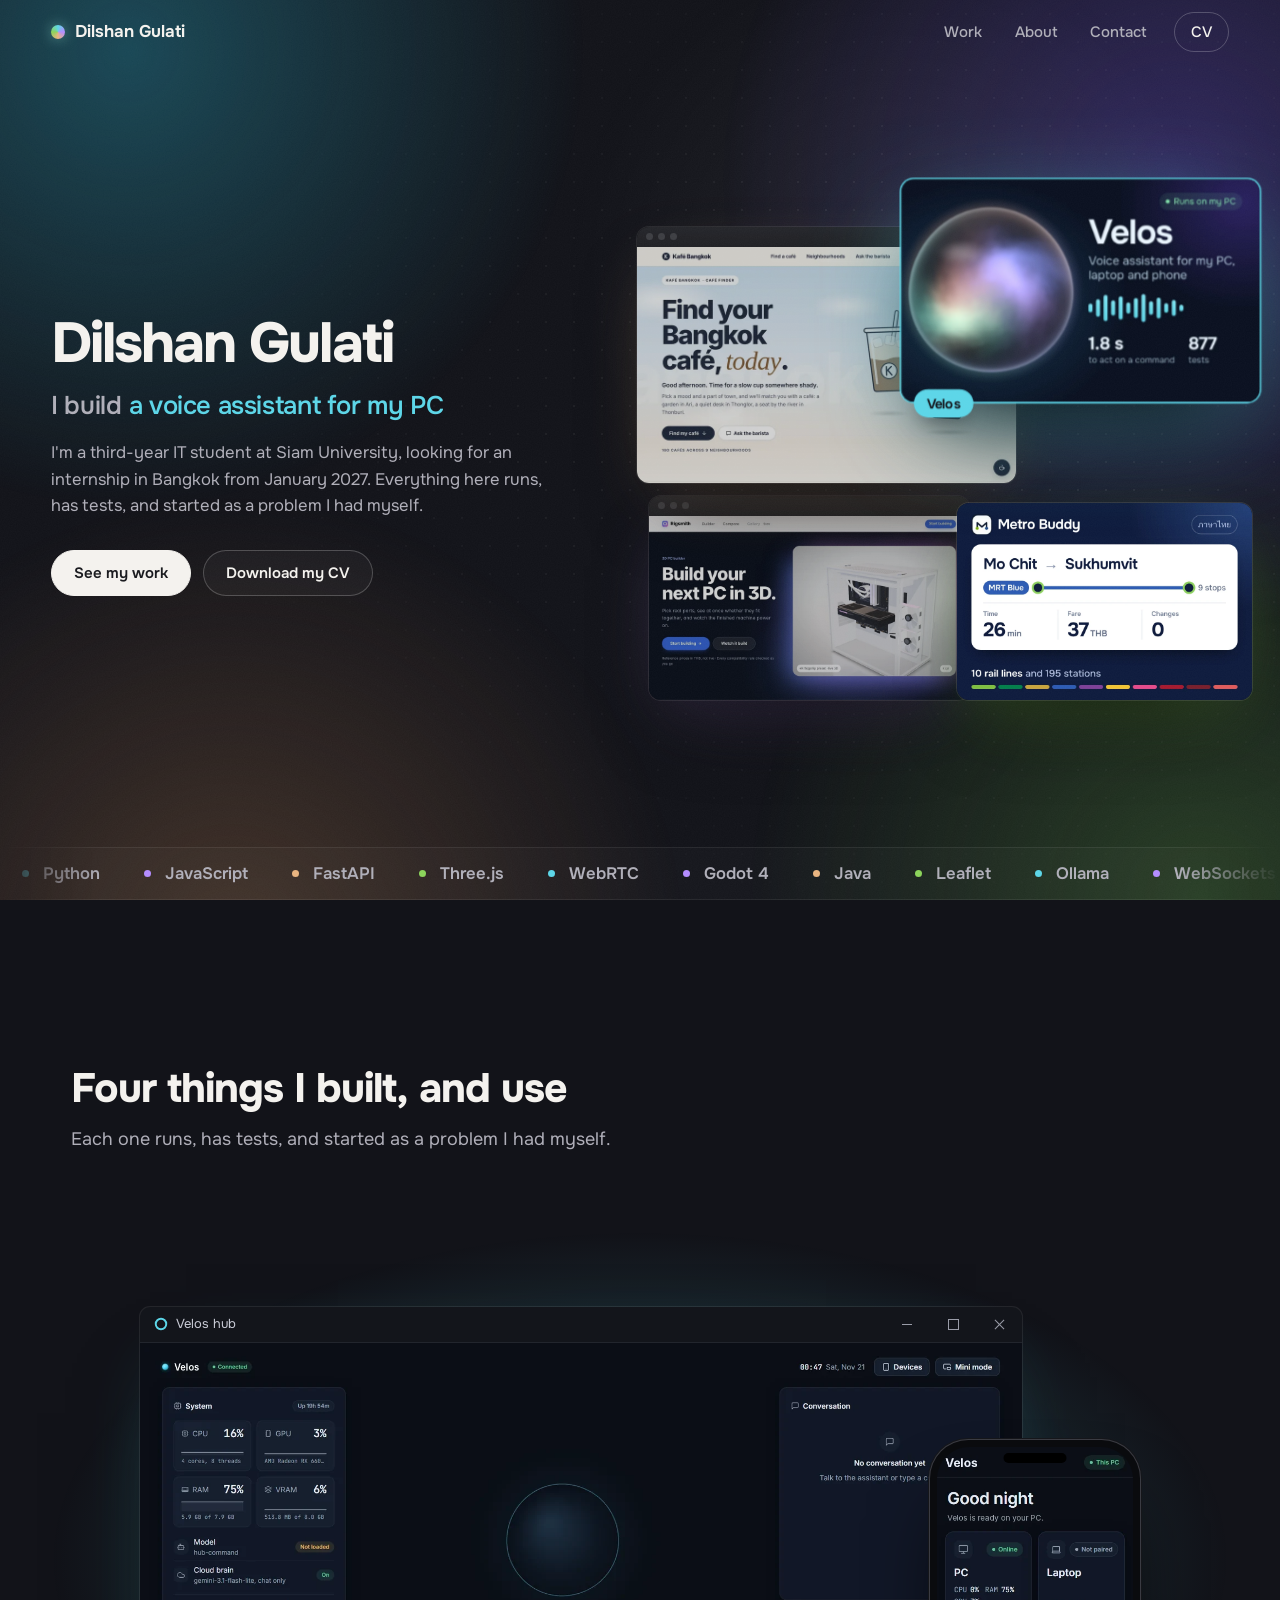
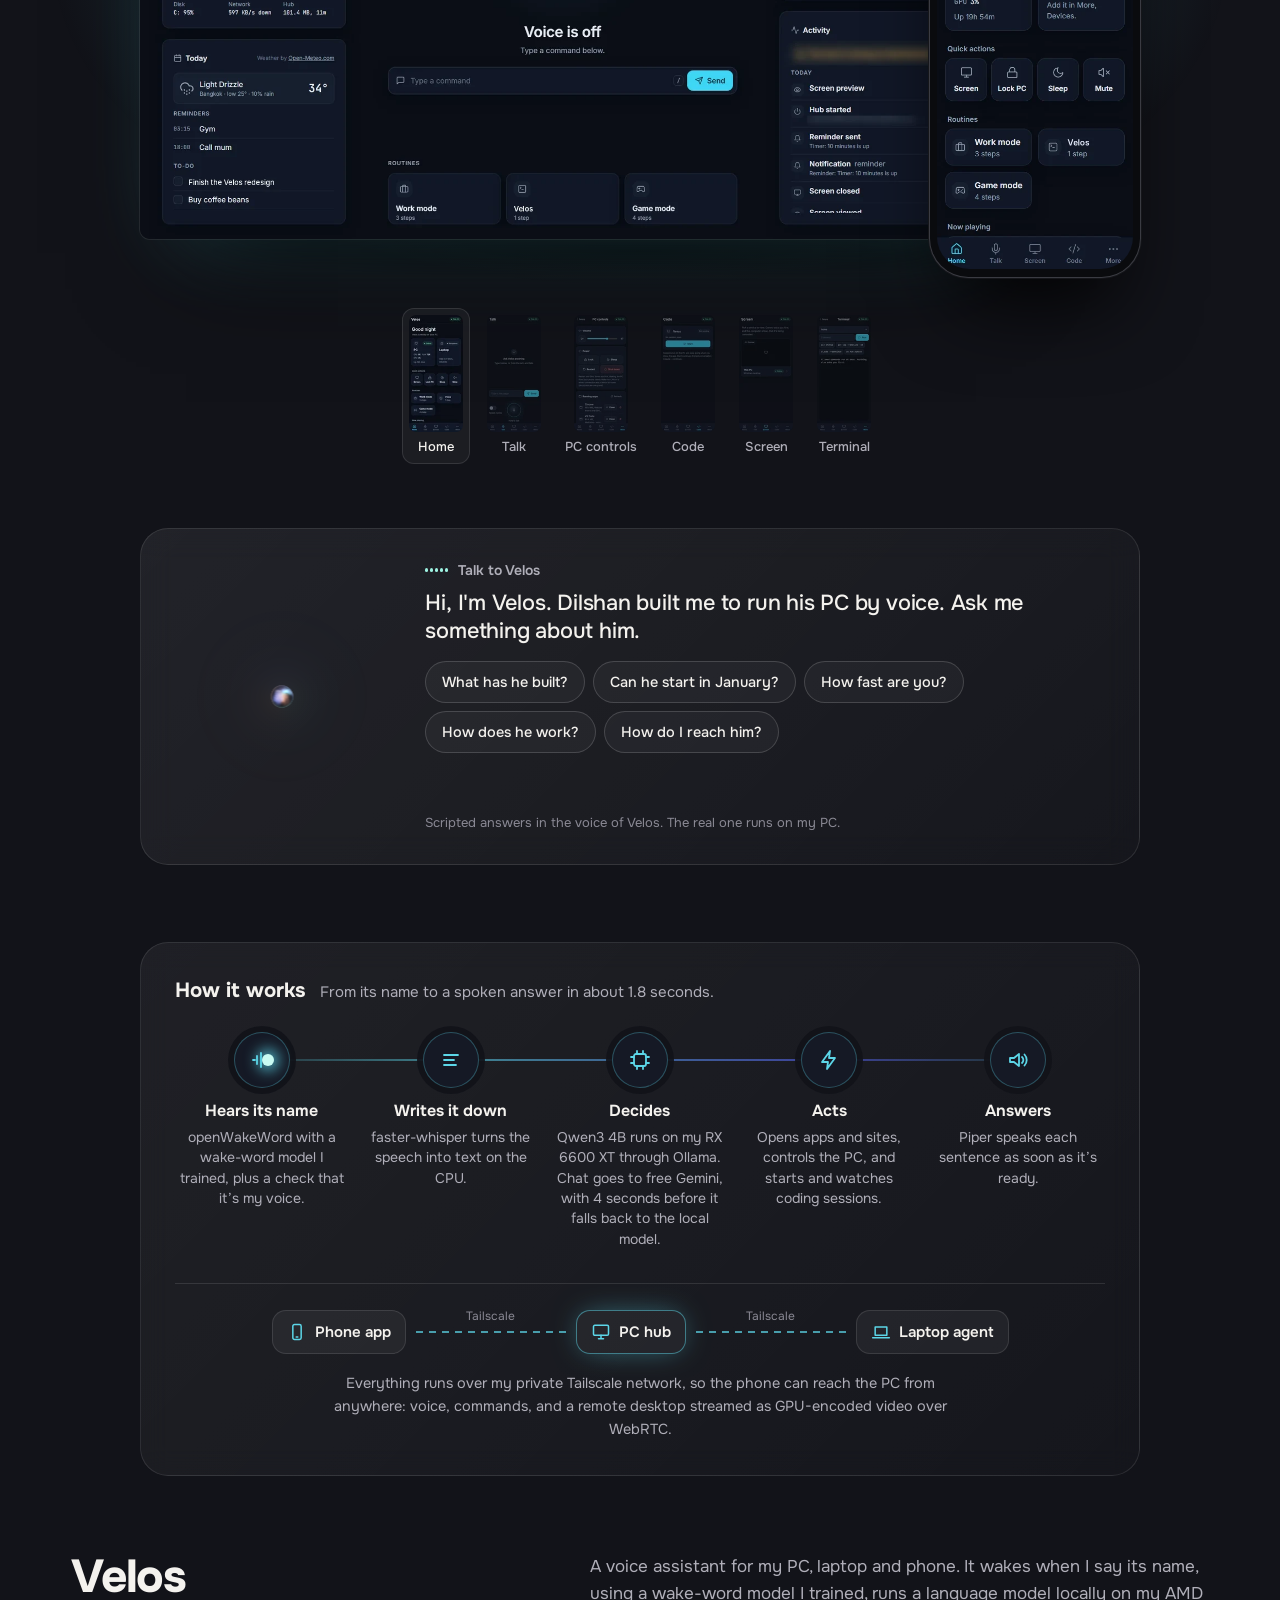
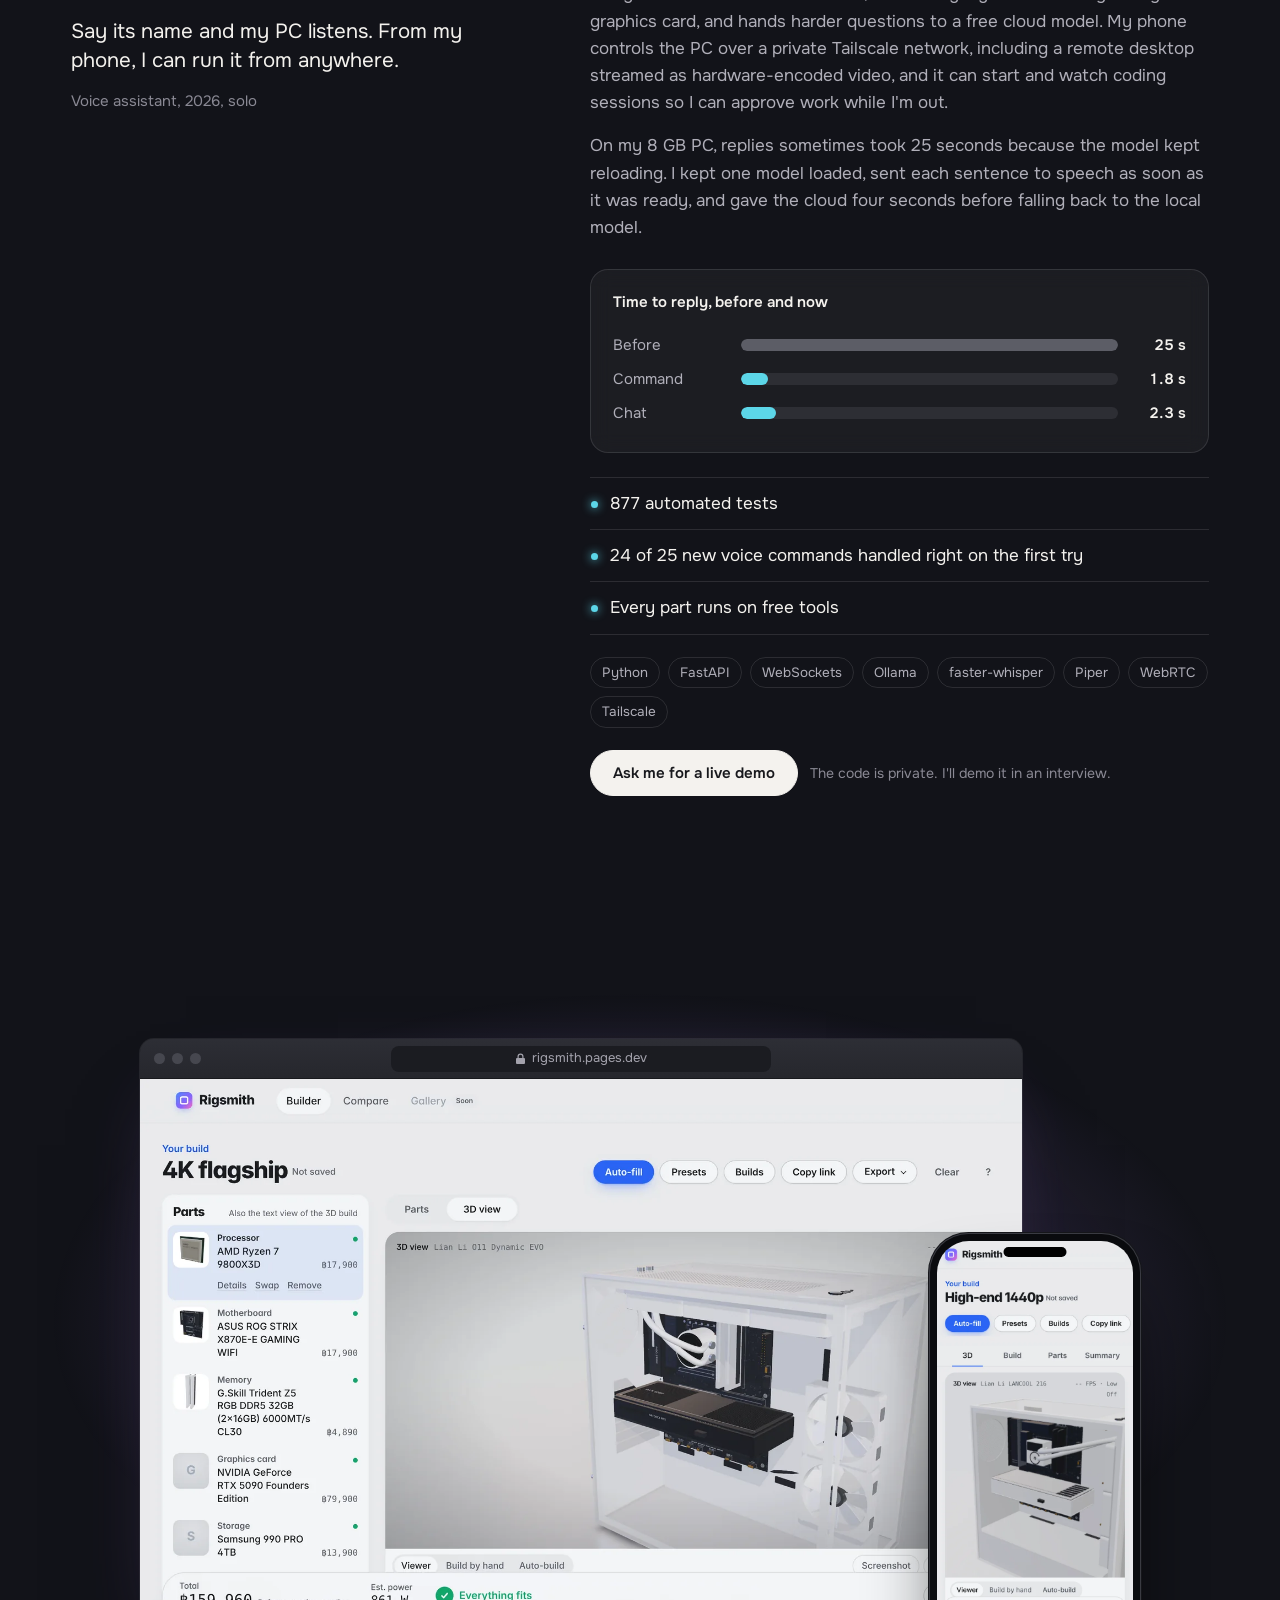
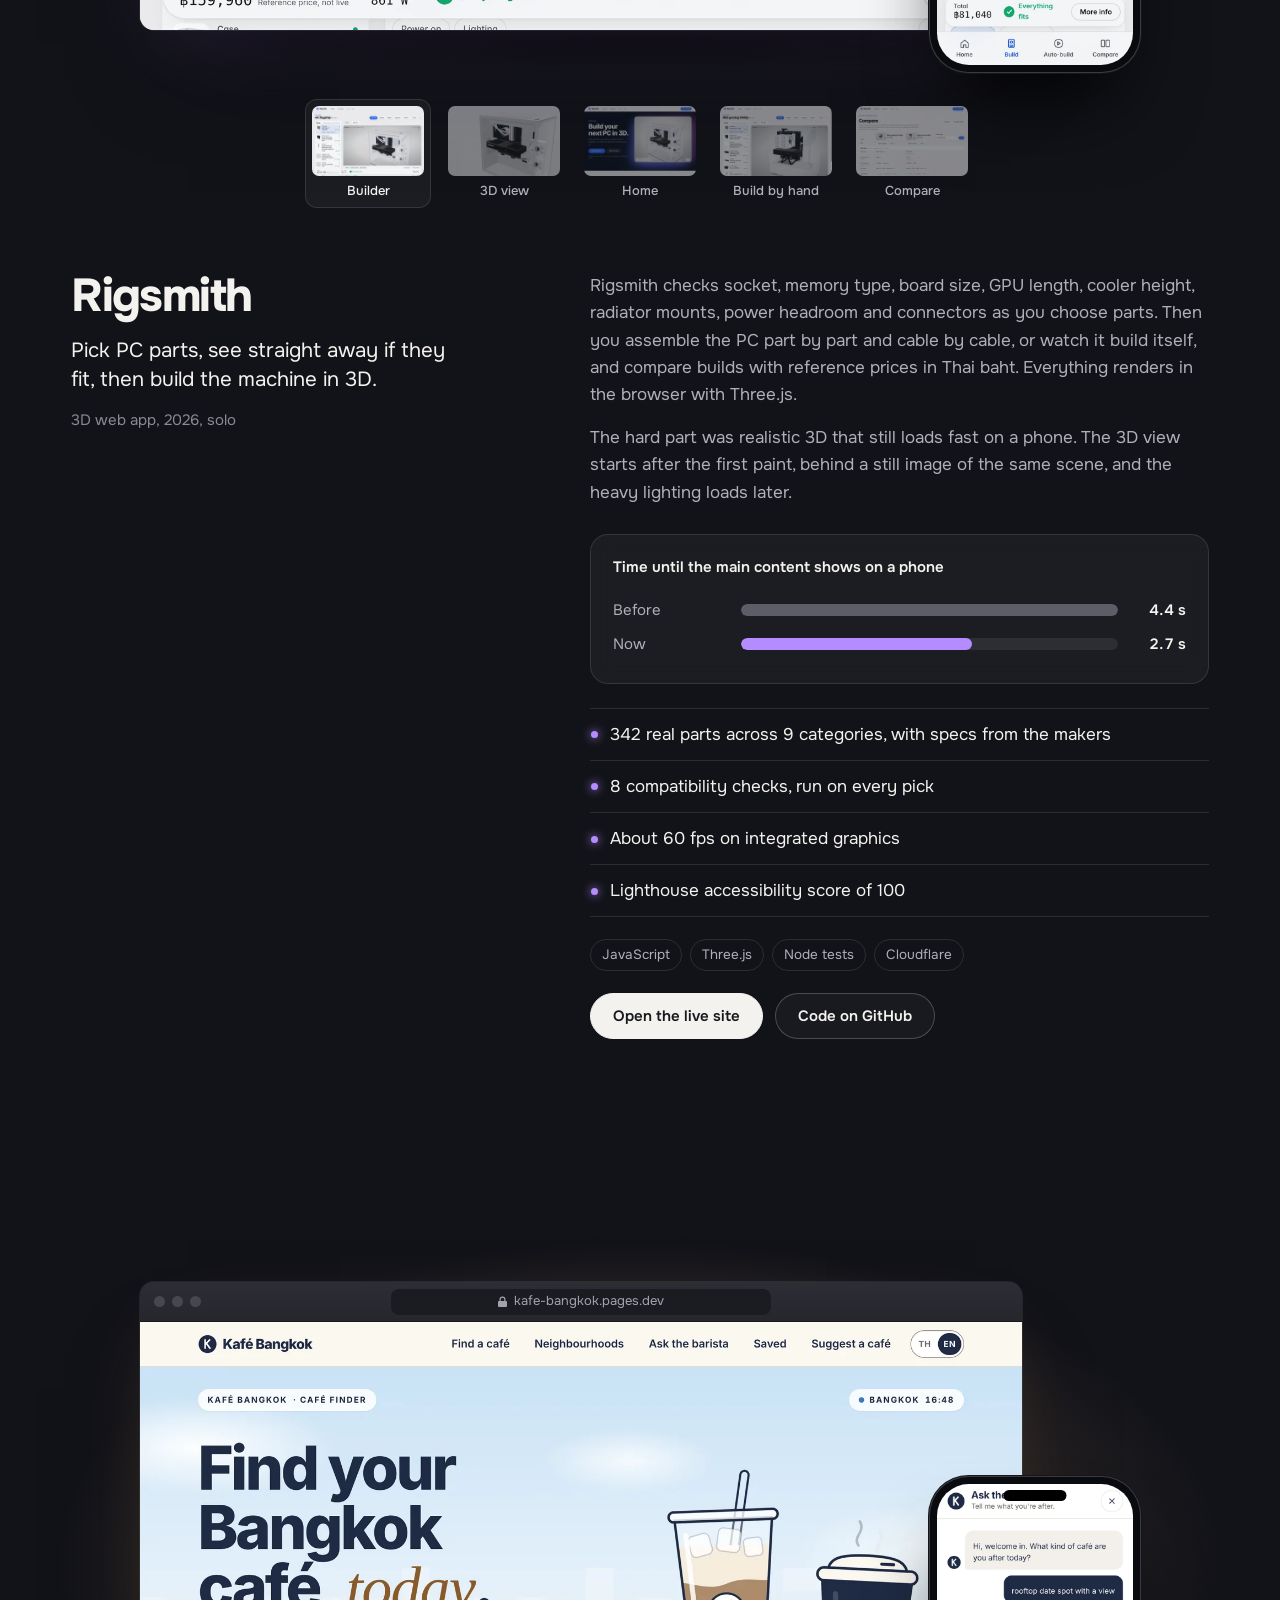
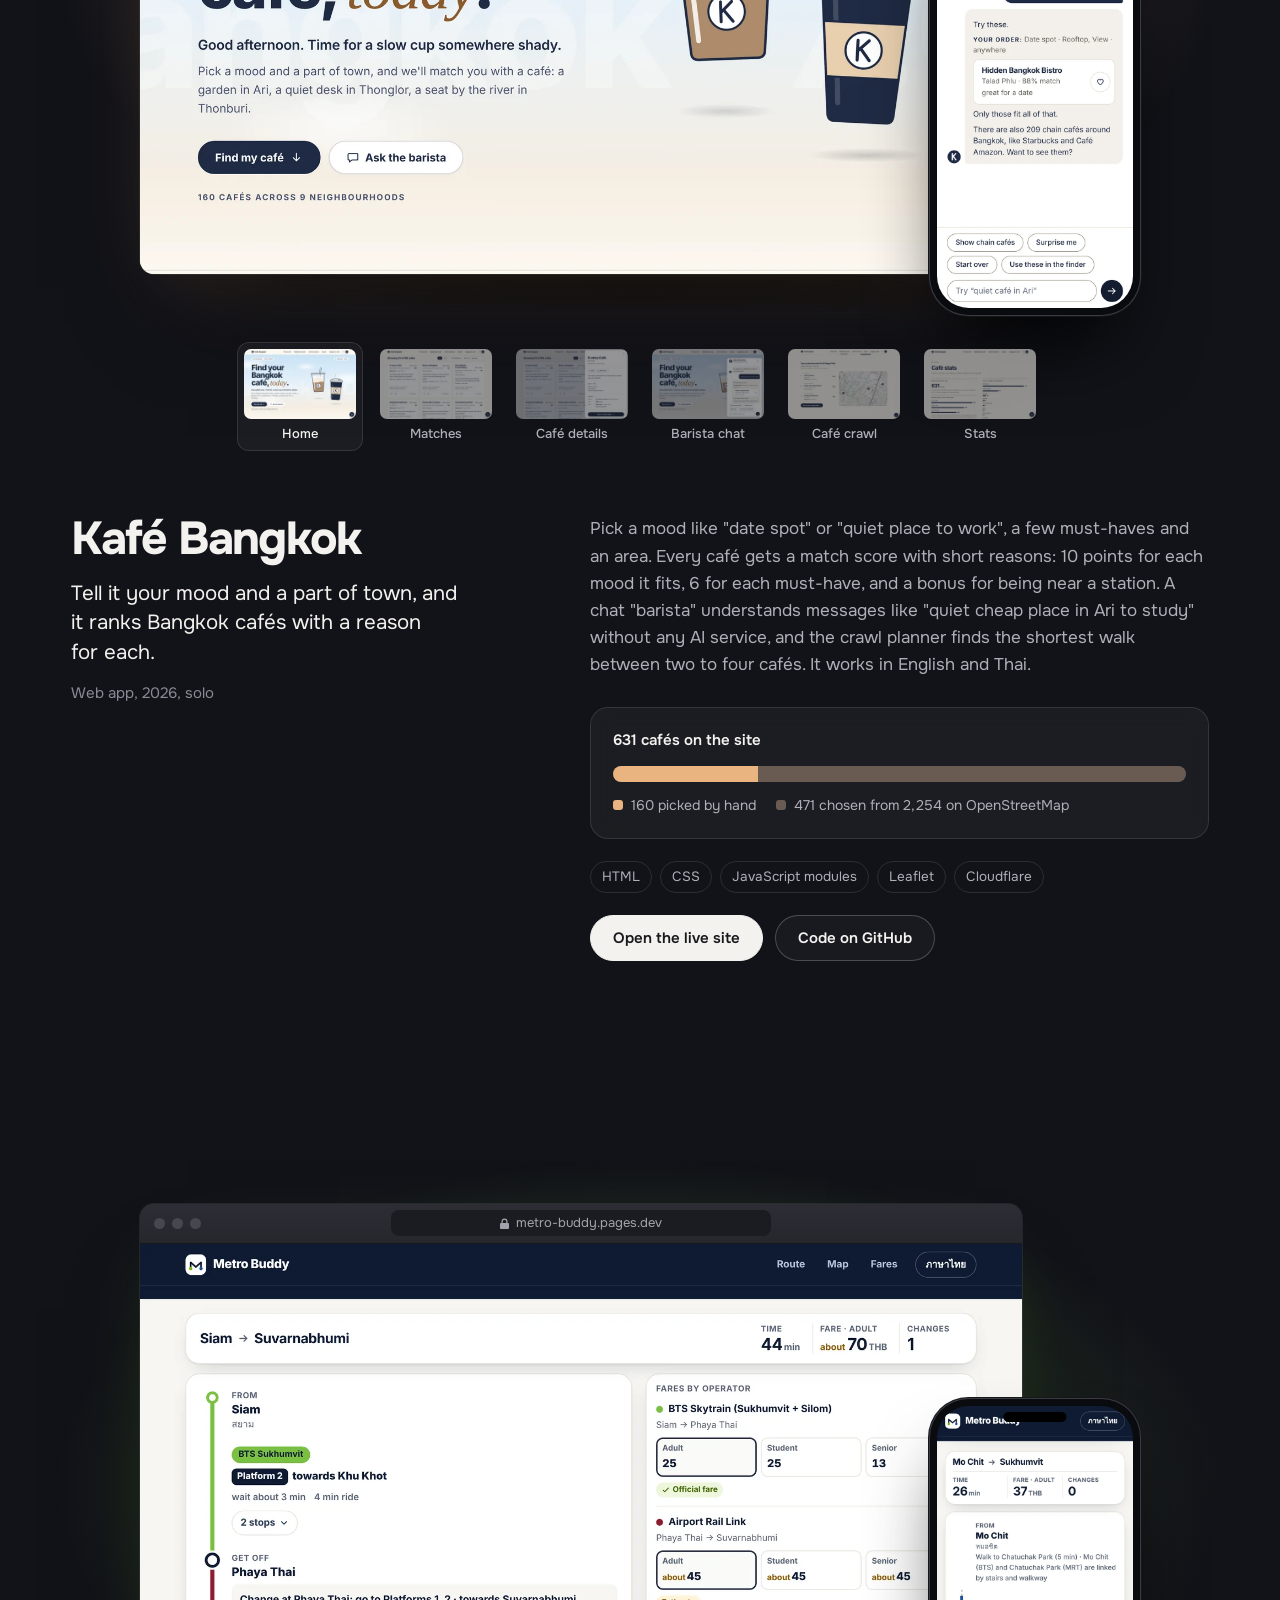
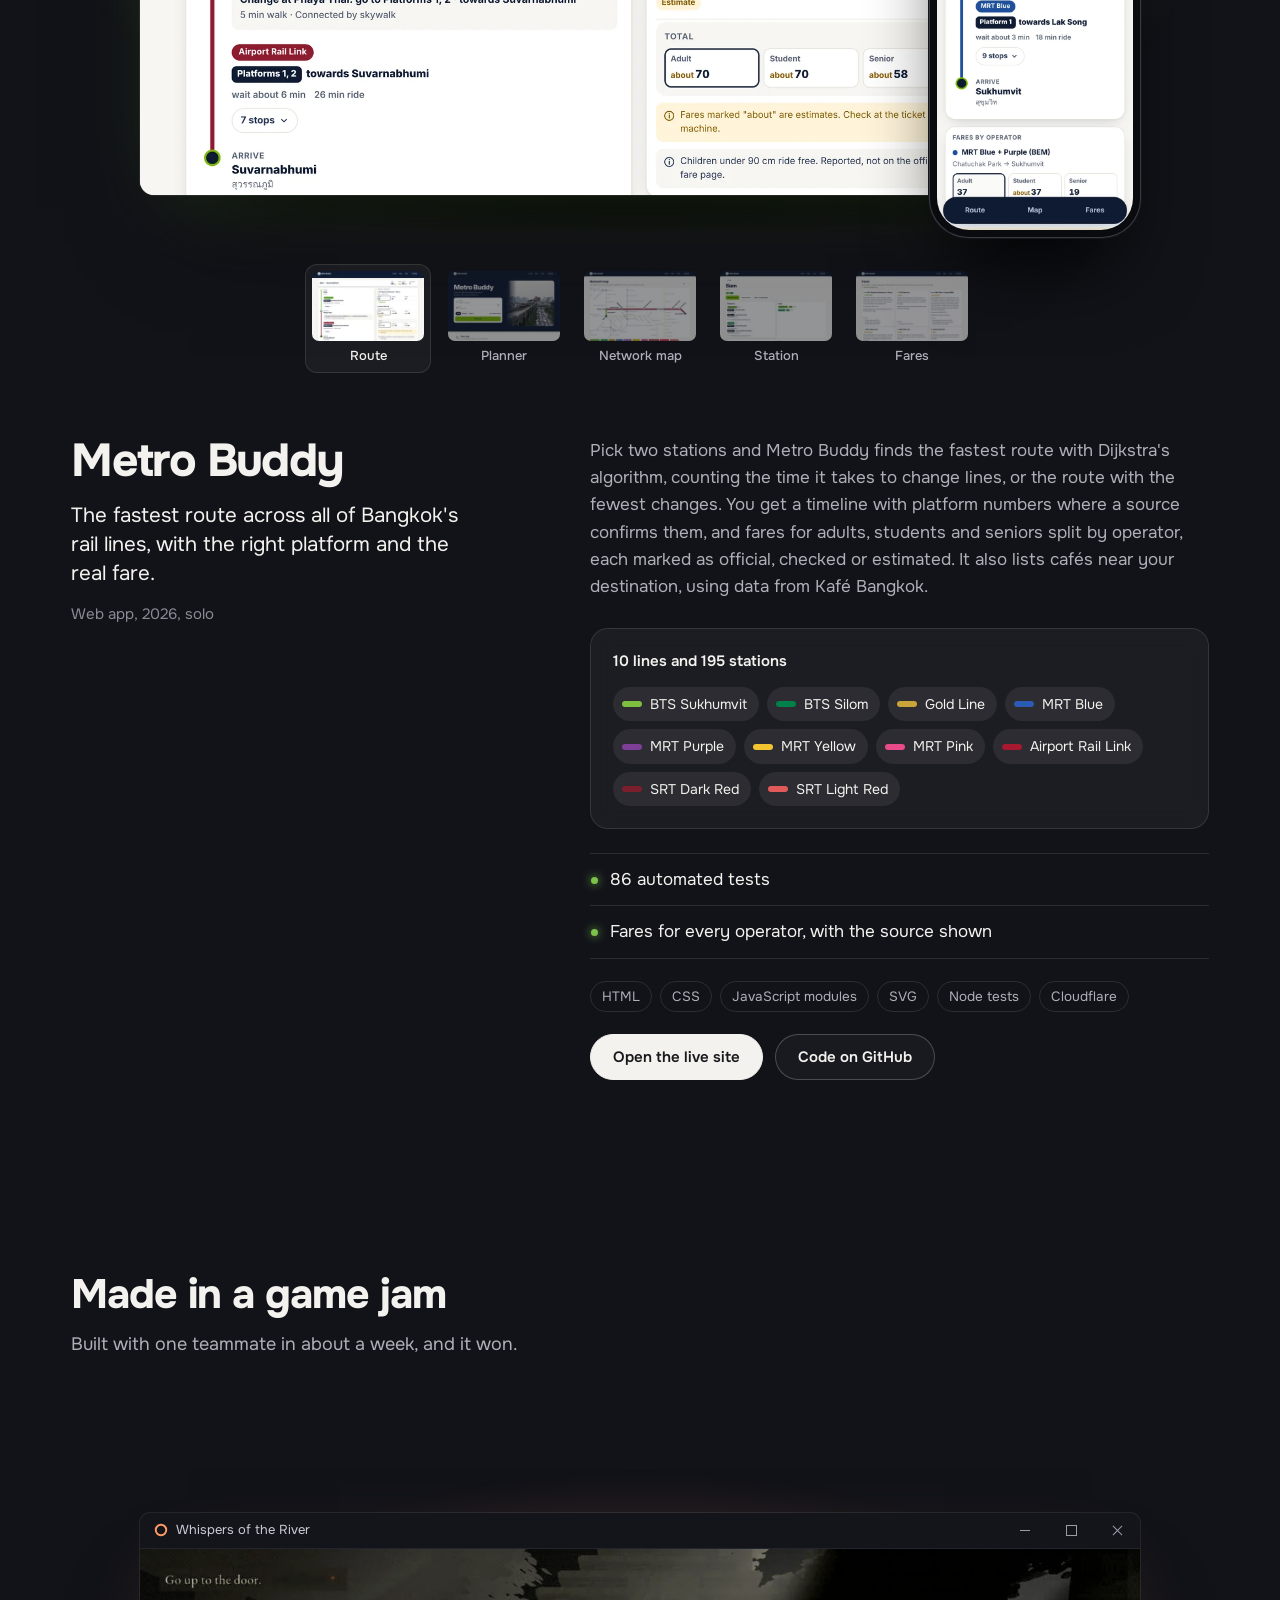
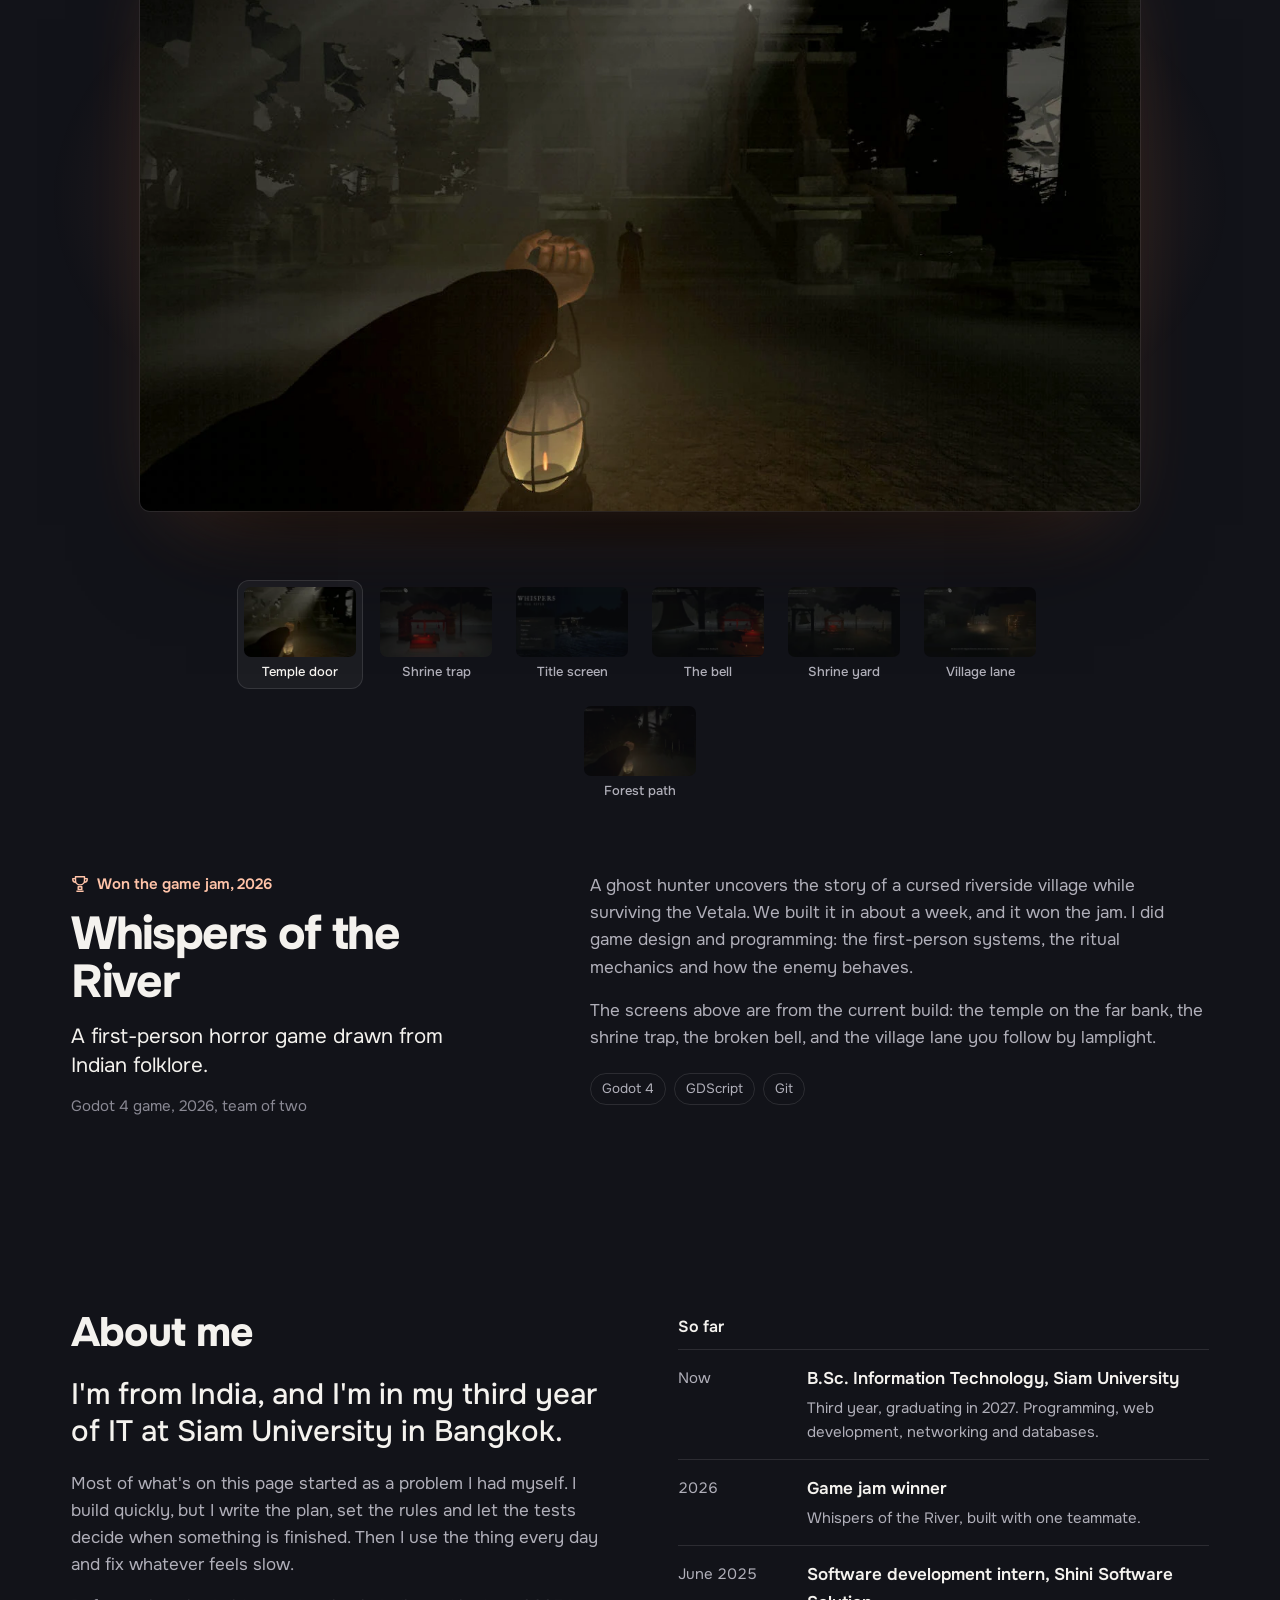
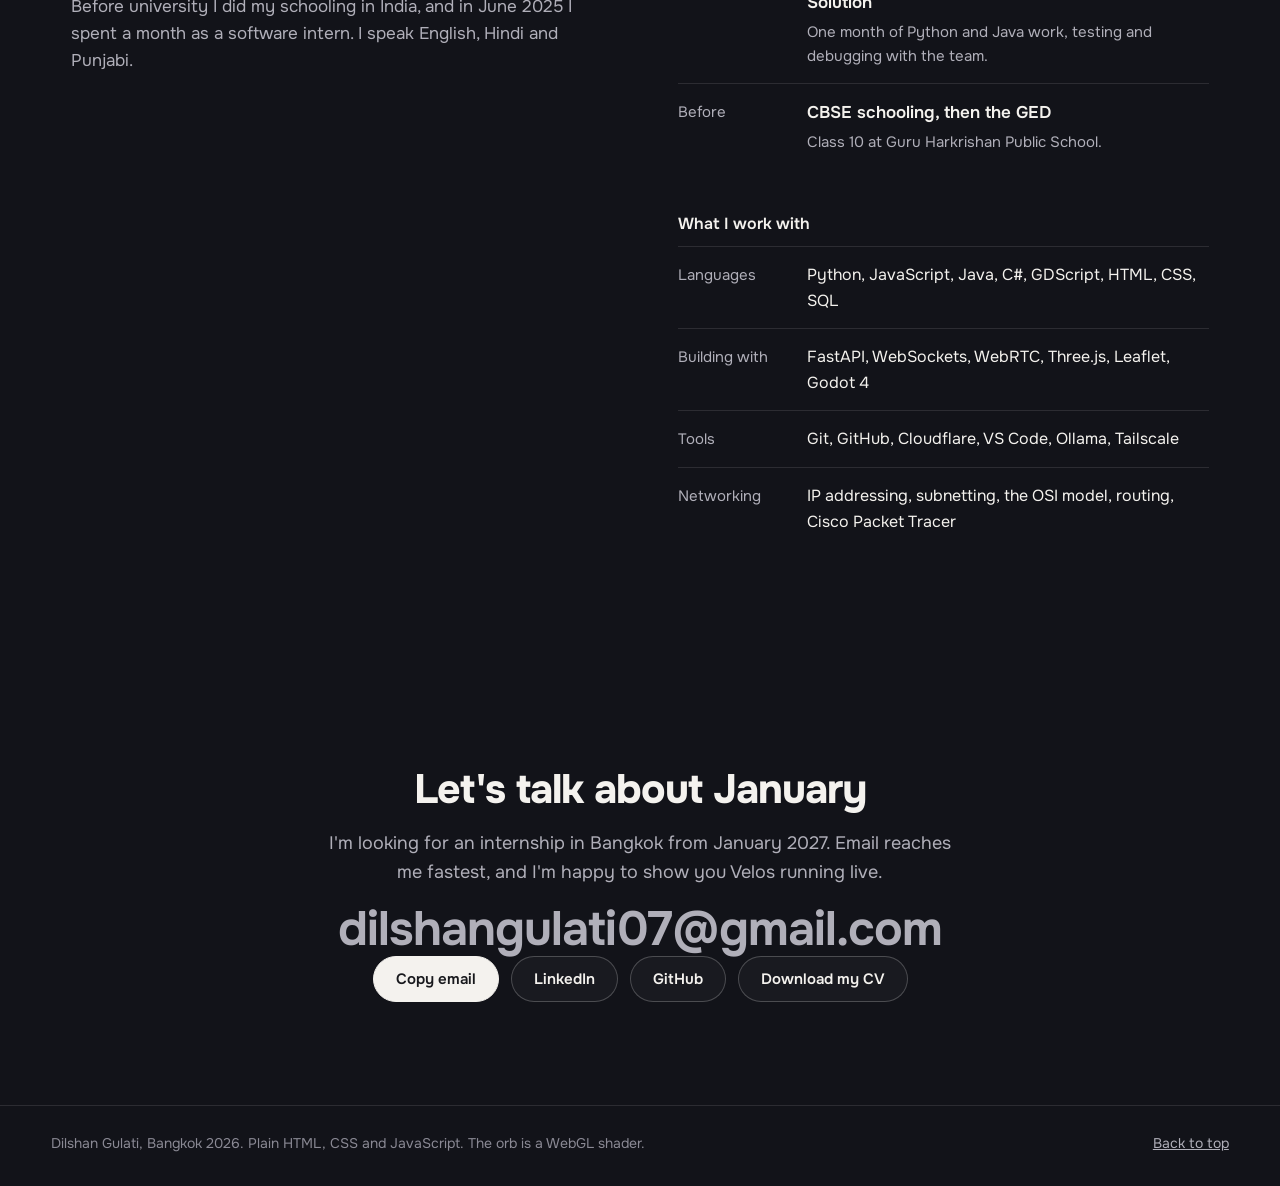
<file: index.html>
<!DOCTYPE html>
<html lang="en">
<head>
<meta charset="utf-8">
<meta name="viewport" content="width=device-width, initial-scale=1">
<title>Dilshan Gulati</title>
<meta name="description" content="Dilshan Gulati, IT student in Bangkok. I built Velos, a voice assistant that runs my PC, plus Rigsmith, Kafé Bangkok and Metro Buddy. Looking for an internship from January 2027.">
<meta name="theme-color" content="#1D1E23">
<link rel="canonical" href="https://dilshangulati.pages.dev/">
<meta property="og:type" content="website">
<meta property="og:title" content="Dilshan Gulati">
<meta property="og:description" content="IT student in Bangkok. Voice assistant, 3D PC builder, café finder and rail planner, all built and used by me.">
<meta property="og:url" content="https://dilshangulati.pages.dev/">
<meta property="og:image" content="https://dilshangulati.pages.dev/og.png">
<meta name="twitter:card" content="summary_large_image">
<link rel="icon" href="favicon.svg" type="image/svg+xml">
<link rel="apple-touch-icon" href="apple-touch-icon.png">
<script type="application/ld+json">{"@context": "https://schema.org", "@type": "Person", "name": "Dilshan Gulati", "url": "https://dilshangulati.pages.dev/", "email": "mailto:dilshangulati07@gmail.com", "jobTitle": "IT student", "alumniOf": {"@type": "CollegeOrUniversity", "name": "Siam University"}, "address": {"@type": "PostalAddress", "addressLocality": "Bangkok", "addressCountry": "TH"}, "knowsLanguage": ["English", "Hindi", "Punjabi"], "sameAs": ["https://github.com/dilshangulati07", "https://www.linkedin.com/in/dilshan-gulati-b351913b2/"]}</script>
<link rel="preload" href="fonts/onest.woff2" as="font" type="font/woff2" crossorigin>
<script>document.documentElement.classList.add("js")</script>
<link rel="stylesheet" href="styles.css?v=12">
</head>
<body>
<div class="ambient" aria-hidden="true"><i class="b1"></i><i class="b2"></i><i class="b3"></i><i class="b4"></i></div>
<div class="spot" aria-hidden="true"></div>
<a class="skip" href="#work">Skip to the work</a>

<header class="top" id="top-bar">
  <a class="mark" href="#top" aria-label="Dilshan Gulati, back to top"><span class="dot" aria-hidden="true"></span><span class="label">Dilshan Gulati</span></a>
  <nav aria-label="Main">
    <a href="#work">Work</a>
    <a href="#about">About</a>
    <a href="#contact">Contact</a>
    <a class="cv" href="Dilshan-Gulati-CV.pdf">CV</a>
  </nav>
</header>

<main id="top">
  <section class="hero" data-scene="hero" aria-labelledby="name">
    <div class="hero-in">
      <div class="hero-text">
        <h1 id="name">Dilshan Gulati</h1>
        <p class="sr">I build a voice assistant for my PC, a 3D PC builder, a café finder for Bangkok and a rail planner for Bangkok.</p>
        <p class="build" aria-hidden="true"><span class="ib">I build</span><span class="rot"><span class="rw on" style="--c:#5CD6E8">a voice assistant for my PC</span><span class="rw" style="--c:#B48CFF">a 3D PC builder</span><span class="rw" style="--c:#E9B47F">a café finder for Bangkok</span><span class="rw" style="--c:#8BD45A">a rail planner for Bangkok</span></span></p>
        <p class="lead">I'm a third-year IT student at Siam University, looking for an internship in Bangkok from January 2027. Everything here runs, has tests, and started as a problem I had myself.</p>
        <div class="cta"><a class="btn" href="#work">See my work</a><a class="btn ghost" href="Dilshan-Gulati-CV.pdf">Download my CV</a></div>
      </div>
      <div class="hero-art" id="hero-art">
        <a class="card c-kafe" href="#kafe" data-i="2" style="--c:#E9B47F;--d:1;--k:0;--fd:7.5s" aria-label="Kafé Bangkok, café finder">
          <span class="cframe"><span class="cbar"><i></i><i></i><i></i></span><img src="img/kafe-hero-800.webp" alt="" width="800" height="500" fetchpriority="high"></span><span class="tag">Kafé Bangkok</span>
        </a>
        <a class="card c-rig" href="#rigsmith" data-i="1" style="--c:#B48CFF;--d:.7;--k:1;--fd:8.5s;--fdl:-3s" aria-label="Rigsmith, 3D PC builder">
          <span class="cframe"><span class="cbar"><i></i><i></i><i></i></span><img src="img/rigsmith-front.webp" alt="" width="900" height="520"></span><span class="tag">Rigsmith</span>
        </a>
        <a class="card c-velos" href="#velos" data-i="0" style="--c:#5CD6E8;--d:1.5;--k:2;--fd:6.5s;--fdl:-1.5s" aria-label="Velos, voice assistant">
          <span class="cframe"><img src="img/velos-card.webp?v=6" alt="" width="900" height="560"></span><span class="tag">Velos</span>
        </a>
        <a class="card c-metro" href="#metro" data-i="3" style="--c:#8BD45A;--d:2;--k:3;--fd:7s;--fdl:-4s" aria-label="Metro Buddy, rail planner">
          <span class="cframe"><img src="img/metro-card.webp" alt="" width="900" height="600"></span><span class="tag">Metro Buddy</span>
        </a>
      </div>
    </div>
    <div class="ticker" aria-label="Tools I build with"><div class="tk"><span>Python</span><span>JavaScript</span><span>FastAPI</span><span>Three.js</span><span>WebRTC</span><span>Godot 4</span><span>Java</span><span>Leaflet</span><span>Ollama</span><span>WebSockets</span><span>Tailscale</span><span>C#</span><span>Git</span><span>Cloudflare</span><span>SQL</span><span aria-hidden="true" class="dup">Python</span><span aria-hidden="true" class="dup">JavaScript</span><span aria-hidden="true" class="dup">FastAPI</span><span aria-hidden="true" class="dup">Three.js</span><span aria-hidden="true" class="dup">WebRTC</span><span aria-hidden="true" class="dup">Godot 4</span><span aria-hidden="true" class="dup">Java</span><span aria-hidden="true" class="dup">Leaflet</span><span aria-hidden="true" class="dup">Ollama</span><span aria-hidden="true" class="dup">WebSockets</span><span aria-hidden="true" class="dup">Tailscale</span><span aria-hidden="true" class="dup">C#</span><span aria-hidden="true" class="dup">Git</span><span aria-hidden="true" class="dup">Cloudflare</span><span aria-hidden="true" class="dup">SQL</span></div></div>
  </section>

  <section class="work" id="work" data-scene="hero" aria-labelledby="work-h">
    <div class="intro">
      <h2 id="work-h">Four things I built, and use</h2>
      <p>Each one runs, has tests, and started as a problem I had myself.</p>
    </div>

    <!-- Velos -->
    <article class="proj" id="velos" data-scene="velos" style="--light:#5CD6E8">
      <div class="stage">
        <div class="rig duo">
          <figure class="device win">
            <div class="bar"><span class="t"><svg viewBox="0 0 16 16" aria-hidden="true"><circle cx="8" cy="8" r="6"/></svg>Velos hub</span><span class="ctl" aria-hidden="true"><i class="min"></i><i class="max"></i><i class="x"></i></span></div>
            <img id="velos-shot" src="img/velos-hub.webp" width="1600" height="900" alt="The Velos hub on my PC: system stats, today's weather and reminders, the voice orb, routines, and the activity log." loading="lazy" decoding="async">
          </figure>
          <figure class="device phone">
            <img id="velos-phone" src="img/velos-ph-home.webp" width="380" height="820" alt="The Velos phone app home screen: the PC and laptop with their stats, quick actions and routines." loading="lazy" decoding="async">
          </figure>
        </div>
      </div>
      <div class="thumbs tall" data-for="#velos-phone" role="group" aria-label="Velos phone app screens">
        <button type="button" aria-pressed="true" data-src="img/velos-ph-home.webp" data-alt="The Velos phone app home screen: the PC and laptop with their stats, quick actions and routines."><img src="img/t/velos-ph-home.webp" alt="" width="96" height="207" loading="lazy"><span>Home</span></button>
        <button type="button" aria-pressed="false" data-src="img/velos-ph-talk.webp" data-alt="Talk: type or hold the orb to speak to Velos from the phone."><img src="img/t/velos-ph-talk.webp" alt="" width="96" height="207" loading="lazy"><span>Talk</span></button>
        <button type="button" aria-pressed="false" data-src="img/velos-ph-pc.webp" data-alt="PC controls: volume, lock, sleep, restart, and the apps running on the PC."><img src="img/t/velos-ph-pc.webp" alt="" width="96" height="207" loading="lazy"><span>PC controls</span></button>
        <button type="button" aria-pressed="false" data-src="img/velos-ph-code.webp" data-alt="Code: start and watch a coding session on the PC from the phone."><img src="img/t/velos-ph-code.webp" alt="" width="96" height="207" loading="lazy"><span>Code</span></button>
        <button type="button" aria-pressed="false" data-src="img/velos-ph-screen.webp" data-alt="Screen: pick a device to view and control as a remote desktop."><img src="img/t/velos-ph-screen.webp" alt="" width="96" height="207" loading="lazy"><span>Screen</span></button>
        <button type="button" aria-pressed="false" data-src="img/velos-ph-terminal.webp" data-alt="Terminal: run allowed commands on the PC from the phone."><img src="img/t/velos-ph-terminal.webp" alt="" width="96" height="207" loading="lazy"><span>Terminal</span></button>
      </div>
      <div class="talkbox" id="talk">
        <div class="orb-wrap" id="orb-wrap"><canvas id="orb" aria-hidden="true"></canvas><div class="orb-flat" aria-hidden="true"></div></div>
        <div class="tb-text">
          <p class="speaker"><span class="wave" aria-hidden="true"><i></i><i></i><i></i><i></i><i></i></span>Talk to Velos</p>
          <p class="caption" id="caption" aria-hidden="true">Hi, I'm Velos. Dilshan built me to run his PC by voice. Ask me something about him.</p>
          <p class="sr" id="caption-sr" aria-live="polite"></p>
          <div class="asks" role="group" aria-label="Ask Velos about Dilshan">
            <button type="button" data-q="built">What has he built?</button>
            <button type="button" data-q="january">Can he start in January?</button>
            <button type="button" data-q="fast">How fast are you?</button>
            <button type="button" data-q="work">How does he work?</button>
            <button type="button" data-q="reach">How do I reach him?</button>
          </div>
          <p class="act-slot" id="act-slot"></p>
          <p class="aside">Scripted answers in the voice of Velos. The real one runs on my PC.</p>
        </div>
      </div>
      <figure class="how" aria-labelledby="how-cap">
        <figcaption id="how-cap"><b>How it works</b><span>From its name to a spoken answer in about 1.8 seconds.</span></figcaption>
        <ol class="flow"><li style="--i:0"><span class="node"><svg viewBox="0 0 24 24" aria-hidden="true"><path d="M3 12h2M7 8v8M11 5v14M15 8v8M19 11v2"/></svg></span><b>Hears its name</b><span class="d">openWakeWord with a wake-word model I trained, plus a check that it’s my voice.</span></li><li style="--i:1"><span class="node"><svg viewBox="0 0 24 24" aria-hidden="true"><path d="M5 7h14M5 12h10M5 17h12"/></svg></span><b>Writes it down</b><span class="d">faster-whisper turns the speech into text on the CPU.</span></li><li style="--i:2"><span class="node"><svg viewBox="0 0 24 24" aria-hidden="true"><rect x="6" y="6" width="12" height="12" rx="2"/><path d="M9 3v3M15 3v3M9 18v3M15 18v3M3 9h3M3 15h3M18 9h3M18 15h3"/></svg></span><b>Decides</b><span class="d">Qwen3 4B runs on my RX 6600 XT through Ollama. Chat goes to free Gemini, with 4 seconds before it falls back to the local model.</span></li><li style="--i:3"><span class="node"><svg viewBox="0 0 24 24" aria-hidden="true"><path d="M13 3 5 14h6l-1 7 8-11h-6z"/></svg></span><b>Acts</b><span class="d">Opens apps and sites, controls the PC, and starts and watches coding sessions.</span></li><li style="--i:4"><span class="node"><svg viewBox="0 0 24 24" aria-hidden="true"><path d="M4 10v4h4l5 4V6l-5 4z"/><path d="M16 9a4 4 0 0 1 0 6M18.5 6.5a8 8 0 0 1 0 11"/></svg></span><b>Answers</b><span class="d">Piper speaks each sentence as soon as it’s ready.</span></li></ol>
        <div class="mesh" aria-label="How my devices connect">
          <span class="dev"><svg viewBox="0 0 24 24" aria-hidden="true"><rect x="7" y="3" width="10" height="18" rx="2"/><path d="M11 18h2"/></svg>Phone app</span><span class="link"><i>Tailscale</i></span><span class="dev hub"><svg viewBox="0 0 24 24" aria-hidden="true"><rect x="3" y="4" width="18" height="12" rx="1.5"/><path d="M9 20h6M12 16v4"/></svg>PC hub</span><span class="link"><i>Tailscale</i></span><span class="dev"><svg viewBox="0 0 24 24" aria-hidden="true"><path d="M5 6h14v10H5z"/><path d="M2 19h20"/></svg>Laptop agent</span>
        </div>
        <p class="mesh-note">Everything runs over my private Tailscale network, so the phone can reach the PC from anywhere: voice, commands, and a remote desktop streamed as GPU-encoded video over WebRTC.</p>
      </figure>
      <div class="info" id="velos-info">
        <div class="head">
          <h3>Velos</h3>
          <p class="pitch">Say its name and my PC listens. From my phone, I can run it from anywhere.</p>
          <p class="kind">Voice assistant, 2026, solo</p>
        </div>
        <div class="body">
          <p>A voice assistant for my PC, laptop and phone. It wakes when I say its name, using a wake-word model I trained, runs a language model locally on my AMD graphics card, and hands harder questions to a free cloud model. My phone controls the PC over a private Tailscale network, including a remote desktop streamed as hardware-encoded video, and it can start and watch coding sessions so I can approve work while I'm out.</p>
          <p>On my 8 GB PC, replies sometimes took 25 seconds because the model kept reloading. I kept one model loaded, sent each sentence to speech as soon as it was ready, and gave the cloud four seconds before falling back to the local model.</p>
          <figure class="bars" aria-label="Time to reply, before and after">
            <figcaption>Time to reply, before and now</figcaption>
            <div class="row was"><span>Before</span><span class="track"><span class="fill" style="--w:100%"></span></span><span class="val">25 s</span></div>
            <div class="row"><span>Command</span><span class="track"><span class="fill" style="--w:7.2%"></span></span><span class="val">1.8 s</span></div>
            <div class="row"><span>Chat</span><span class="track"><span class="fill" style="--w:9.2%"></span></span><span class="val">2.3 s</span></div>
          </figure>
          <ul class="facts">
            <li><span data-count="877">877</span> automated tests</li>
            <li>24 of 25 new voice commands handled right on the first try</li>
            <li>Every part runs on free tools</li>
          </ul>
          <p class="tags"><span>Python</span><span>FastAPI</span><span>WebSockets</span><span>Ollama</span><span>faster-whisper</span><span>Piper</span><span>WebRTC</span><span>Tailscale</span></p>
          <p class="links"><a class="btn" href="mailto:dilshangulati07@gmail.com?subject=Velos%20demo">Ask me for a live demo</a><span class="note">The code is private. I'll demo it in an interview.</span></p>
        </div>
      </div>
    </article>

    <!-- Rigsmith -->
    <article class="proj" id="rigsmith" data-scene="rigsmith" style="--light:#B48CFF">
      <div class="stage">
        <div class="rig duo">
          <figure class="device browser">
            <div class="bar"><span class="dots" aria-hidden="true"><i></i><i></i><i></i></span><span class="url">rigsmith.pages.dev</span></div>
            <div class="screen"><img id="rigsmith-shot" src="img/rigsmith-builder.webp" width="1600" height="1000" alt="The Rigsmith builder with a 4K flagship build: parts list, live 3D view, total price, power and "Everything fits"." loading="lazy" decoding="async"></div>
          </figure>
          <figure class="device phone">
            <img src="img/rigsmith-phone.webp" width="600" height="1298" alt="Rigsmith on a phone: the 3D view first, then the total and whether everything fits." loading="lazy" decoding="async">
          </figure>
        </div>
      </div>
      <div class="thumbs" data-for="#rigsmith-shot" role="group" aria-label="Rigsmith screens">
        <button type="button" aria-pressed="true" data-src="img/rigsmith-builder.webp" data-alt="The Rigsmith builder with a 4K flagship build: parts list, live 3D view, total price, power and &quot;Everything fits&quot;."><img src="img/t/rigsmith-builder.webp" alt="" width="256" height="160" loading="lazy"><span>Builder</span></button>
        <button type="button" aria-pressed="false" data-src="img/rigsmith-3d.webp" data-alt="Photo mode: a white Lian Li O11 Dynamic EVO build with an RTX 5090 and a white liquid cooler, rendered in the browser."><img src="img/t/rigsmith-3d.webp" alt="" width="256" height="160" loading="lazy"><span>3D view</span></button>
        <button type="button" aria-pressed="false" data-src="img/rigsmith-home.webp" data-alt="The Rigsmith home page: Build your next PC in 3D, with a live 3D preview."><img src="img/t/rigsmith-home.webp" alt="" width="256" height="160" loading="lazy"><span>Home</span></button>
        <button type="button" aria-pressed="false" data-src="img/rigsmith-hand.webp" data-alt="Build by hand: every part installed and every cable routed, with the cable checklist."><img src="img/t/rigsmith-hand.webp" alt="" width="256" height="160" loading="lazy"><span>Build by hand</span></button>
        <button type="button" aria-pressed="false" data-src="img/rigsmith-compare.webp" data-alt="Compare: two builds side by side with price, power draw, PSU headroom, size and compatibility."><img src="img/t/rigsmith-compare.webp" alt="" width="256" height="160" loading="lazy"><span>Compare</span></button>
      </div>
      <div class="info">
        <div class="head">
          <h3>Rigsmith</h3>
          <p class="pitch">Pick PC parts, see straight away if they fit, then build the machine in 3D.</p>
          <p class="kind">3D web app, 2026, solo</p>
        </div>
        <div class="body">
          <p>Rigsmith checks socket, memory type, board size, GPU length, cooler height, radiator mounts, power headroom and connectors as you choose parts. Then you assemble the PC part by part and cable by cable, or watch it build itself, and compare builds with reference prices in Thai baht. Everything renders in the browser with Three.js.</p>
          <p>The hard part was realistic 3D that still loads fast on a phone. The 3D view starts after the first paint, behind a still image of the same scene, and the heavy lighting loads later.</p>
          <figure class="bars" aria-label="Phone load time, before and after">
            <figcaption>Time until the main content shows on a phone</figcaption>
            <div class="row was"><span>Before</span><span class="track"><span class="fill" style="--w:100%"></span></span><span class="val">4.4 s</span></div>
            <div class="row"><span>Now</span><span class="track"><span class="fill" style="--w:61.4%"></span></span><span class="val">2.7 s</span></div>
          </figure>
          <ul class="facts">
            <li><span data-count="342">342</span> real parts across 9 categories, with specs from the makers</li>
            <li><span data-count="8">8</span> compatibility checks, run on every pick</li>
            <li>About <span data-count="60">60</span> fps on integrated graphics</li>
            <li>Lighthouse accessibility score of <span data-count="100">100</span></li>
          </ul>
          <p class="tags"><span>JavaScript</span><span>Three.js</span><span>Node tests</span><span>Cloudflare</span></p>
          <p class="links"><a class="btn" href="https://rigsmith.pages.dev" target="_blank" rel="noopener">Open the live site</a><a class="btn ghost" href="https://github.com/dilshangulati07/rigsmith" target="_blank" rel="noopener">Code on GitHub</a></p>
        </div>
      </div>
    </article>

    <!-- Kafé Bangkok -->
    <article class="proj" id="kafe" data-scene="kafe" style="--light:#E9B47F">
      <div class="stage">
        <div class="rig duo">
          <figure class="device browser">
            <div class="bar"><span class="dots" aria-hidden="true"><i></i><i></i><i></i></span><span class="url">kafe-bangkok.pages.dev</span></div>
            <div class="screen"><img id="kafe-shot" src="img/kafe-hero.webp" width="1600" height="1000" alt="Kafé Bangkok home page: Find your Bangkok café, today, with two illustrated coffee cups." loading="lazy" decoding="async"></div>
          </figure>
          <figure class="device phone">
            <img src="img/kafe-phone.webp" width="600" height="1298" alt="The barista chat on a phone, answering a request for a rooftop date spot with a view." loading="lazy" decoding="async">
          </figure>
        </div>
      </div>
      <div class="thumbs" data-for="#kafe-shot" role="group" aria-label="Kafé Bangkok screens">
        <button type="button" aria-pressed="true" data-src="img/kafe-hero.webp" data-alt="Kafé Bangkok home page: Find your Bangkok café, today, with two illustrated coffee cups."><img src="img/t/kafe-hero.webp" alt="" width="256" height="160" loading="lazy"><span>Home</span></button>
        <button type="button" aria-pressed="false" data-src="img/kafe-results.webp" data-alt="24 cafés matched for a date spot with an aesthetic feel, each with a match score and reasons."><img src="img/t/kafe-results.webp" alt="" width="256" height="160" loading="lazy"><span>Matches</span></button>
        <button type="button" aria-pressed="false" data-src="img/kafe-detail.webp" data-alt="Details for B-story Café: why it fits, the nearest station, price and opening hours."><img src="img/t/kafe-detail.webp" alt="" width="256" height="160" loading="lazy"><span>Café details</span></button>
        <button type="button" aria-pressed="false" data-src="img/kafe-chat.webp" data-alt="The barista chat answering a request for a rooftop date spot with a view."><img src="img/t/kafe-chat.webp" alt="" width="256" height="160" loading="lazy"><span>Barista chat</span></button>
        <button type="button" aria-pressed="false" data-src="img/kafe-crawl.webp" data-alt="A three-stop café crawl around Ari and Phaya Thai, with a walking route on the map."><img src="img/t/kafe-crawl.webp" alt="" width="256" height="160" loading="lazy"><span>Café crawl</span></button>
        <button type="button" aria-pressed="false" data-src="img/kafe-stats.webp" data-alt="Café stats: 631 cafés split into local, chain and hand-picked, and the top chains by branches."><img src="img/t/kafe-stats.webp" alt="" width="256" height="160" loading="lazy"><span>Stats</span></button>
      </div>
      <div class="info">
        <div class="head">
          <h3>Kafé Bangkok</h3>
          <p class="pitch">Tell it your mood and a part of town, and it ranks Bangkok cafés with a reason for each.</p>
          <p class="kind">Web app, 2026, solo</p>
        </div>
        <div class="body">
          <p>Pick a mood like "date spot" or "quiet place to work", a few must-haves and an area. Every café gets a match score with short reasons: 10 points for each mood it fits, 6 for each must-have, and a bonus for being near a station. A chat "barista" understands messages like "quiet cheap place in Ari to study" without any AI service, and the crawl planner finds the shortest walk between two to four cafés. It works in English and Thai.</p>
          <figure class="bars split" aria-label="631 cafés: 160 hand-picked and 471 from OpenStreetMap">
            <figcaption><span data-count="631">631</span> cafés on the site</figcaption>
            <span class="track"><span class="fill a" style="--w:25.4%"></span><span class="fill b" style="--w:74.6%"></span></span>
            <p class="legend"><span><i class="k a"></i>160 picked by hand</span><span><i class="k b"></i>471 chosen from 2,254 on OpenStreetMap</span></p>
          </figure>
          <p class="tags"><span>HTML</span><span>CSS</span><span>JavaScript modules</span><span>Leaflet</span><span>Cloudflare</span></p>
          <p class="links"><a class="btn" href="https://kafe-bangkok.pages.dev" target="_blank" rel="noopener">Open the live site</a><a class="btn ghost" href="https://github.com/dilshangulati07/kafe-bangkok" target="_blank" rel="noopener">Code on GitHub</a></p>
        </div>
      </div>
    </article>

    <!-- Metro Buddy -->
    <article class="proj" id="metro" data-scene="metro" style="--light:#7CC24A">
      <div class="stage">
        <div class="rig duo">
          <figure class="device browser">
            <div class="bar"><span class="dots" aria-hidden="true"><i></i><i></i><i></i></span><span class="url">metro-buddy.pages.dev</span></div>
            <div class="screen"><img id="metro-shot" src="img/metro-route.webp" width="1600" height="1000" alt="Metro Buddy route from Siam to Suvarnabhumi: a timeline with platforms, a change at Phaya Thai, and fares split by operator." loading="lazy" decoding="async"></div>
          </figure>
          <figure class="device phone">
            <img src="img/metro-phone.webp" width="600" height="1298" alt="Metro Buddy on a phone: Mo Chit to Sukhumvit in 26 minutes, with the platform and fares." loading="lazy" decoding="async">
          </figure>
        </div>
      </div>
      <div class="thumbs" data-for="#metro-shot" role="group" aria-label="Metro Buddy screens">
        <button type="button" aria-pressed="true" data-src="img/metro-route.webp" data-alt="Metro Buddy route from Siam to Suvarnabhumi: a timeline with platforms, a change at Phaya Thai, and fares split by operator."><img src="img/t/metro-route.webp" alt="" width="256" height="160" loading="lazy"><span>Route</span></button>
        <button type="button" aria-pressed="false" data-src="img/metro-hero.webp" data-alt="The Metro Buddy planner: pick a start, a destination and the passenger type."><img src="img/t/metro-hero.webp" alt="" width="256" height="160" loading="lazy"><span>Planner</span></button>
        <button type="button" aria-pressed="false" data-src="img/metro-map.webp" data-alt="Network map of Bangkok's rail lines with every station."><img src="img/t/metro-map.webp" alt="" width="256" height="160" loading="lazy"><span>Network map</span></button>
        <button type="button" aria-pressed="false" data-src="img/metro-station.webp" data-alt="Siam station: platforms with directions, lines and the source for each."><img src="img/t/metro-station.webp" alt="" width="256" height="160" loading="lazy"><span>Station</span></button>
        <button type="button" aria-pressed="false" data-src="img/metro-fares.webp" data-alt="Fares for each operator, marked as official tables or estimates, with sources."><img src="img/t/metro-fares.webp" alt="" width="256" height="160" loading="lazy"><span>Fares</span></button>
      </div>
      <div class="info">
        <div class="head">
          <h3>Metro Buddy</h3>
          <p class="pitch">The fastest route across all of Bangkok's rail lines, with the right platform and the real fare.</p>
          <p class="kind">Web app, 2026, solo</p>
        </div>
        <div class="body">
          <p>Pick two stations and Metro Buddy finds the fastest route with Dijkstra's algorithm, counting the time it takes to change lines, or the route with the fewest changes. You get a timeline with platform numbers where a source confirms them, and fares for adults, students and seniors split by operator, each marked as official, checked or estimated. It also lists cafés near your destination, using data from Kafé Bangkok.</p>
          <figure class="lines" aria-label="The 10 lines Metro Buddy covers">
            <figcaption>10 lines and <span data-count="195">195</span> stations</figcaption>
            <ul>
              <li style="--c:#7FBF3F">BTS Sukhumvit</li><li style="--c:#00804A">BTS Silom</li><li style="--c:#C9A43A">Gold Line</li><li style="--c:#2D5BB4">MRT Blue</li><li style="--c:#7E3F98">MRT Purple</li><li style="--c:#F4C430">MRT Yellow</li><li style="--c:#E84A8A">MRT Pink</li><li style="--c:#A6192E">Airport Rail Link</li><li style="--c:#7A1F2B">SRT Dark Red</li><li style="--c:#E05A5A">SRT Light Red</li>
            </ul>
          </figure>
          <ul class="facts">
            <li><span data-count="86">86</span> automated tests</li>
            <li>Fares for every operator, with the source shown</li>
          </ul>
          <p class="tags"><span>HTML</span><span>CSS</span><span>JavaScript modules</span><span>SVG</span><span>Node tests</span><span>Cloudflare</span></p>
          <p class="links"><a class="btn" href="https://metro-buddy.pages.dev" target="_blank" rel="noopener">Open the live site</a><a class="btn ghost" href="https://github.com/dilshangulati07/metro-buddy" target="_blank" rel="noopener">Code on GitHub</a></p>
        </div>
      </div>
    </article>
  </section>

  <section class="more" data-scene="more" aria-labelledby="more-h">
    <div class="intro">
      <h2 id="more-h">Made in a game jam</h2>
      <p>Built with one teammate in about a week, and it won.</p>
    </div>
    <article class="proj" id="whispers" data-scene="more" style="--light:#FF9A62">
      <div class="stage">
        <div class="rig">
          <figure class="device win game-win">
            <div class="bar"><span class="t"><svg viewBox="0 0 16 16" aria-hidden="true"><circle cx="8" cy="8" r="6"/></svg>Whispers of the River</span><span class="ctl" aria-hidden="true"><i class="min"></i><i class="max"></i><i class="x"></i></span></div>
            <img id="whispers-shot" src="img/wr-temple.webp" width="1456" height="819" alt="Lantern in hand at the temple on the far bank, with a figure waiting by the door in the fog." loading="lazy" decoding="async">
          </figure>
        </div>
      </div>
      <div class="thumbs" data-for="#whispers-shot" role="group" aria-label="Whispers of the River screens">
        <button type="button" aria-pressed="true" data-src="img/wr-temple.webp" data-alt="Lantern in hand at the temple on the far bank, with a figure waiting by the door in the fog."><img src="img/t/wr-temple.webp" alt="" width="256" height="144" loading="lazy"><span>Temple door</span></button>
        <button type="button" aria-pressed="false" data-src="img/wr-shrine.webp" data-alt="The river shrine in red light: find which rope truly opens it."><img src="img/t/wr-shrine.webp" alt="" width="256" height="144" loading="lazy"><span>Shrine trap</span></button>
        <button type="button" aria-pressed="false" data-src="img/wr-menu.webp" data-alt="The title screen: a ferry boat at the dock on a rainy night."><img src="img/t/wr-menu.webp" alt="" width="256" height="144" loading="lazy"><span>Title screen</span></button>
        <button type="button" aria-pressed="false" data-src="img/wr-bell.webp" data-alt="The broken bell beside the shrine, with something standing off in the dark."><img src="img/t/wr-bell.webp" alt="" width="256" height="144" loading="lazy"><span>The bell</span></button>
        <button type="button" aria-pressed="false" data-src="img/wr-yard.webp" data-alt="The shrine yard at night: the bell, the shrine and lamps, while staying out of its sight."><img src="img/t/wr-yard.webp" alt="" width="256" height="144" loading="lazy"><span>Shrine yard</span></button>
        <button type="button" aria-pressed="false" data-src="img/wr-village.webp" data-alt="The village lane by lamplight, following three sets of tracks."><img src="img/t/wr-village.webp" alt="" width="256" height="144" loading="lazy"><span>Village lane</span></button>
        <button type="button" aria-pressed="false" data-src="img/wr-forest.webp" data-alt="Following the priest down the forest path with the lamp held low."><img src="img/t/wr-forest.webp" alt="" width="256" height="144" loading="lazy"><span>Forest path</span></button>
      </div>
      <div class="info">
        <div class="head">
          <p class="won"><svg viewBox="0 0 20 20" aria-hidden="true"><path d="M5 2h10v4a5 5 0 0 1-10 0zM5 4H2v1a3 3 0 0 0 3 3M15 4h3v1a3 3 0 0 1-3 3M8 13h4v3H8zM6 18h8"/></svg>Won the game jam, 2026</p>
          <h3>Whispers of the River</h3>
          <p class="pitch">A first-person horror game drawn from Indian folklore.</p>
          <p class="kind">Godot 4 game, 2026, team of two</p>
        </div>
        <div class="body">
          <p>A ghost hunter uncovers the story of a cursed riverside village while surviving the Vetala. We built it in about a week, and it won the jam. I did game design and programming: the first-person systems, the ritual mechanics and how the enemy behaves.</p>
          <p>The screens above are from the current build: the temple on the far bank, the shrine trap, the broken bell, and the village lane you follow by lamplight.</p>
          <p class="tags"><span>Godot 4</span><span>GDScript</span><span>Git</span></p>
        </div>
      </div>
    </article>
  </section>

  <section class="about" id="about" data-scene="about" aria-labelledby="about-h">
    <div class="a-text">
      <h2 id="about-h">About me</h2>
      <p class="big">I'm from India, and I'm in my third year of IT at Siam University in Bangkok.</p>
      <p>Most of what's on this page started as a problem I had myself. I build quickly, but I write the plan, set the rules and let the tests decide when something is finished. Then I use the thing every day and fix whatever feels slow.</p>
      <p>Before university I did my schooling in India, and in June 2025 I spent a month as a software intern. I speak English, Hindi and Punjabi.</p>
    </div>
    <div class="a-side">
      <h3>So far</h3>
      <ol class="path">
        <li><span class="when">Now</span><div><b>B.Sc. Information Technology, Siam University</b><p>Third year, graduating in 2027. Programming, web development, networking and databases.</p></div></li>
        <li><span class="when">2026</span><div><b>Game jam winner</b><p>Whispers of the River, built with one teammate.</p></div></li>
        <li><span class="when">June 2025</span><div><b>Software development intern, Shini Software Solution</b><p>One month of Python and Java work, testing and debugging with the team.</p></div></li>
        <li><span class="when">Before</span><div><b>CBSE schooling, then the GED</b><p>Class 10 at Guru Harkrishan Public School.</p></div></li>
      </ol>
      <h3>What I work with</h3>
      <dl class="tools">
        <div><dt>Languages</dt><dd>Python, JavaScript, Java, C#, GDScript, HTML, CSS, SQL</dd></div>
        <div><dt>Building with</dt><dd>FastAPI, WebSockets, WebRTC, Three.js, Leaflet, Godot 4</dd></div>
        <div><dt>Tools</dt><dd>Git, GitHub, Cloudflare, VS Code, Ollama, Tailscale</dd></div>
        <div><dt>Networking</dt><dd>IP addressing, subnetting, the OSI model, routing, Cisco Packet Tracer</dd></div>
      </dl>
    </div>
  </section>

  <section class="contact" id="contact" data-scene="contact" aria-labelledby="contact-h">
    <h2 id="contact-h">Let's talk about January</h2>
    <p>I'm looking for an internship in Bangkok from January 2027. Email reaches me fastest, and I'm happy to show you Velos running live.</p>
    <p class="mail"><a href="mailto:dilshangulati07@gmail.com"><span class="fit-in">dilshangulati07@gmail.com</span></a></p>
    <div class="cta">
      <button class="btn" type="button" id="copy">Copy email</button>
      <a class="btn ghost" href="https://www.linkedin.com/in/dilshan-gulati-b351913b2/" target="_blank" rel="noopener">LinkedIn</a>
      <a class="btn ghost" href="https://github.com/dilshangulati07" target="_blank" rel="noopener">GitHub</a>
      <a class="btn ghost" href="Dilshan-Gulati-CV.pdf">Download my CV</a>
    </div>
  </section>
</main>

<dialog class="lb" id="lb" aria-label="Screenshot viewer">
  <figure><img id="lb-img" alt=""><figcaption id="lb-cap"></figcaption></figure>
  <button class="lb-btn lb-x" type="button" data-lb="close" aria-label="Close"><svg viewBox="0 0 24 24" aria-hidden="true"><path d="M6 6l12 12M18 6L6 18"/></svg></button>
  <button class="lb-btn lb-prev" type="button" data-lb="prev" aria-label="Previous screen"><svg viewBox="0 0 24 24" aria-hidden="true"><path d="M15 5l-7 7 7 7"/></svg></button>
  <button class="lb-btn lb-next" type="button" data-lb="next" aria-label="Next screen"><svg viewBox="0 0 24 24" aria-hidden="true"><path d="M9 5l7 7-7 7"/></svg></button>
</dialog>

<footer class="foot">
  <p>Dilshan Gulati, Bangkok 2026. Plain HTML, CSS and JavaScript. The orb is a WebGL shader.</p>
  <a href="#top">Back to top</a>
</footer>

<script src="script.js?v=10"></script>
</body>
</html>
</file>
<file: styles.css>
/* VOICE: confident and personal, with the polish of a product launch
   IDEA: a keynote stage. The hero floats all four projects; each project is then lit like hardware on a set
   PICTURE: real screens in device frames that drift, follow the pointer and light up in their own colour
   COLOUR and TYPE: deep ink with moving light in each project's colour, warm white text; Onest throughout
   LAYOUT: text left, floating project collage right; full-width stages with two text columns below each */

@font-face{font-family:"Onest";src:url(fonts/onest.woff2) format("woff2");font-weight:100 900;font-display:swap}
@property --a1{syntax:"<color>";inherits:true;initial-value:#2EC5E6}
@property --a2{syntax:"<color>";inherits:true;initial-value:#7B5CFF}
@property --a3{syntax:"<color>";inherits:true;initial-value:#F0A262}
@property --a4{syntax:"<color>";inherits:true;initial-value:#6CC24A}

:root{
  color-scheme:dark;
  --bg:#121319;--bg2:rgba(255,255,255,.045);--line:rgba(255,255,255,.11);--ink:#F4F2EE;--mute:#B0AFB9;--dim:#8A8994;
  --mint:#9DF2E1;--peri:#A9B3FF;--peach:#FFC3A8;
  --display:"Onest",system-ui,-apple-system,"Segoe UI",Roboto,sans-serif;
  --text:"Onest",system-ui,-apple-system,"Segoe UI",Roboto,sans-serif;
  --pad:max(4vw,16px);
}
*{box-sizing:border-box;min-width:0}
html{background:var(--bg);scroll-padding-top:76px;-webkit-text-size-adjust:100%}
@media (prefers-reduced-motion:no-preference){html{scroll-behavior:smooth}}
body{margin:0;color:var(--ink);font:17px/1.6 var(--text);overflow-x:clip;-webkit-font-smoothing:antialiased;
  --a1:#2EC5E6;--a2:#7B5CFF;--a3:#F0A262;--a4:#6CC24A;transition:--a1 1.6s ease,--a2 1.6s ease,--a3 1.6s ease,--a4 1.6s ease}
body[data-scene=velos]{--a1:#22C3E6;--a2:#3E63FF;--a3:#45E0D0;--a4:#5B5CFF}
body[data-scene=rigsmith]{--a1:#9B5CFF;--a2:#C45CFF;--a3:#5866FF;--a4:#8A4DFF}
body[data-scene=kafe]{--a1:#E99A55;--a2:#FF8E5E;--a3:#C98545;--a4:#FFC07A}
body[data-scene=metro]{--a1:#5DBE3A;--a2:#2D7BD4;--a3:#3FC08E;--a4:#A4D33A}
body[data-scene=more]{--a1:#FF9A62;--a2:#7B5CFF;--a3:#E0705A;--a4:#FFB36B}
body[data-scene=about]{--a1:#2EC5E6;--a2:#7B5CFF;--a3:#4FB3FF;--a4:#45D6B0}
body[data-scene=contact]{--a1:#7B5CFF;--a2:#2EC5E6;--a3:#F0A262;--a4:#9B5CFF}
body::after{content:"";position:fixed;inset:0;pointer-events:none;z-index:100;opacity:.05;background:url("data:image/svg+xml,%3Csvg xmlns='http://www.w3.org/2000/svg' width='180' height='180'%3E%3Cfilter id='n'%3E%3CfeTurbulence type='fractalNoise' baseFrequency='.85' numOctaves='2' stitchTiles='stitch'/%3E%3CfeColorMatrix values='0 0 0 0 1 0 0 0 0 1 0 0 0 0 1 0 0 0 .55 0'/%3E%3C/filter%3E%3Crect width='100%25' height='100%25' filter='url(%23n)'/%3E%3C/svg%3E")}

/* moving light behind everything; its colours follow the section you're in */
.ambient{position:fixed;inset:0;z-index:-1;pointer-events:none;overflow:hidden}
.ambient i{position:absolute;width:72vmax;height:72vmax;border-radius:50%;opacity:.3;will-change:transform}
.ambient .b1{left:-26vmax;top:-32vmax;background:radial-gradient(closest-side,var(--a1),transparent);animation:d1 26s ease-in-out infinite alternate}
.ambient .b2{right:-28vmax;top:-22vmax;background:radial-gradient(closest-side,var(--a2),transparent);animation:d2 31s ease-in-out infinite alternate}
.ambient .b3{left:-18vmax;bottom:-40vmax;background:radial-gradient(closest-side,var(--a3),transparent);opacity:.22;animation:d3 34s ease-in-out infinite alternate}
.ambient .b4{right:-30vmax;bottom:-36vmax;background:radial-gradient(closest-side,var(--a4),transparent);opacity:.24;animation:d4 29s ease-in-out infinite alternate}
@keyframes d1{to{transform:translate(22vmax,16vmax) scale(1.18)}}
@keyframes d2{to{transform:translate(-18vmax,20vmax) scale(.9)}}
@keyframes d3{to{transform:translate(26vmax,-14vmax) scale(1.12)}}
@keyframes d4{to{transform:translate(-20vmax,-18vmax) scale(1.2)}}
.spot{position:fixed;inset:0;z-index:-1;pointer-events:none;background:radial-gradient(560px circle at var(--px,70%) var(--py,30%),rgba(255,255,255,.06),transparent 60%)}

img{max-width:100%}
a{color:inherit}
:focus-visible{outline:2px solid var(--mint);outline-offset:3px;border-radius:6px}
h1,h2,h3{margin:0;font-family:var(--display);letter-spacing:-.025em}
h2{font-size:clamp(30px,3.2vw,44px);line-height:1.08;font-weight:750;text-wrap:balance}
p{margin:0}
.sr{position:absolute;width:1px;height:1px;overflow:hidden;clip-path:inset(50%);white-space:nowrap}
.skip{position:absolute;left:12px;top:-80px;z-index:60;background:var(--ink);color:#18191D;padding:10px 16px;border-radius:10px;font-weight:600;text-decoration:none}
.skip:focus{top:12px}

/* header */
.top{position:fixed;inset:0 0 auto;z-index:50;display:flex;align-items:center;justify-content:space-between;gap:16px;height:64px;padding:0 var(--pad);transition:background .3s,border-color .3s,backdrop-filter .3s;border-bottom:1px solid transparent}
.top.solid{background:rgba(18,19,25,.62);backdrop-filter:blur(18px) saturate(1.4);-webkit-backdrop-filter:blur(18px) saturate(1.4);border-bottom-color:rgba(255,255,255,.07)}
.mark{display:flex;align-items:center;gap:10px;font:650 17px var(--display);text-decoration:none;white-space:nowrap}
.mark .dot{width:14px;height:14px;border-radius:50%;background:conic-gradient(from 0deg,#5CD6E8,#B48CFF,#E9B47F,#8BD45A,#5CD6E8);box-shadow:0 0 14px rgba(157,242,225,.45);animation:spin 8s linear infinite}
@keyframes spin{to{rotate:360deg}}
.top nav{display:flex;align-items:center;gap:clamp(4px,1.6vw,22px)}
.top nav a{text-decoration:none;color:var(--mute);font-size:15px;font-weight:500;padding:10px 6px;transition:color .2s}
.top nav a:hover{color:var(--ink)}
.top nav .cv{color:var(--ink);border:1px solid rgba(255,255,255,.22);border-radius:99px;padding:7px 16px}
.top nav .cv:hover{border-color:var(--ink)}

/* hero */
.hero{position:relative;min-height:100svh;display:grid;grid-template-rows:minmax(0,1fr) auto;padding-top:64px;overflow-x:clip}
.hero::before{content:"";position:absolute;inset:0;z-index:-1;pointer-events:none;background-image:radial-gradient(rgba(255,255,255,.09) 1px,transparent 1.3px);background-size:28px 28px;-webkit-mask:radial-gradient(60% 65% at 72% 45%,#000,transparent);mask:radial-gradient(60% 65% at 72% 45%,#000,transparent)}
.hero-in{width:100%;max-width:1300px;margin:0 auto;padding:clamp(28px,5vh,64px) var(--pad);display:grid;grid-template-columns:minmax(0,.95fr) minmax(0,1.05fr);gap:clamp(28px,4vw,72px);align-items:center}
.hero h1{font-size:clamp(40px,4.4vw,64px);line-height:1.02;font-weight:750;letter-spacing:-.035em}
.build{margin-top:16px;font:550 clamp(21px,2vw,28px)/1.3 var(--display);letter-spacing:-.015em;color:var(--mute)}
.ib{margin-right:.28em}
.rot{display:inline-grid;vertical-align:bottom;overflow:hidden;padding-bottom:.1em;margin-bottom:-.1em}
.rw{grid-area:1/1;color:var(--c);opacity:0;translate:0 105%;transition:translate .7s cubic-bezier(.2,.85,.2,1),opacity .45s ease;white-space:nowrap}
.rw.on{opacity:1;translate:0 0}
.rw.out{opacity:0;translate:0 -105%}
.lead{margin-top:18px;color:var(--mute);font-size:clamp(16px,1.3vw,18px);max-width:46ch}
.hero .cta{display:flex;gap:12px;flex-wrap:wrap;justify-content:flex-start;margin-top:30px}

.hero-art{position:relative;aspect-ratio:1/.9;perspective:1400px;--mx:0;--my:0}
.card{position:absolute;display:block;text-decoration:none;color:var(--ink);transform-style:preserve-3d;
  transform:translate3d(calc(var(--mx) * var(--d) * 20px),calc(var(--my) * var(--d) * 16px),0) rotateY(calc(var(--mx) * 6deg)) rotateX(calc(var(--my) * -5deg));
  transition:transform .7s cubic-bezier(.2,.7,.2,1),scale .6s cubic-bezier(.2,.8,.2,1.15),filter .6s ease}
.cframe{display:block;border-radius:12px;overflow:hidden;background:#0E0F13;box-shadow:0 0 0 1px rgba(255,255,255,.1),0 40px 80px -30px rgba(0,0,0,.85),0 24px 70px -30px color-mix(in oklab,var(--c) 70%,transparent);transition:box-shadow .6s}
.cframe img{display:block;width:100%;height:auto}
.cbar{display:flex;gap:5px;align-items:center;height:20px;padding:0 9px;background:linear-gradient(#2D2E35,#26272D)}
.cbar i{width:7px;height:7px;border-radius:50%;background:#4A4B53}
.cbar.dark{background:#13151B;justify-content:flex-end}
.cbar.dark i{width:28px;height:2px;border-radius:1px;background:#3A3D46}
.phone-mini{border-radius:22px;padding:4px;background:#0A0B0E;box-shadow:0 0 0 1px #3A3B42,0 40px 70px -20px rgba(0,0,0,.85),0 24px 70px -30px color-mix(in oklab,var(--c) 70%,transparent)}
.phone-mini img{border-radius:18px}
.tag{position:absolute;left:12px;bottom:-15px;padding:5px 12px;border-radius:99px;background:var(--c);color:#121319;font:650 13px var(--text);white-space:nowrap;opacity:0;translate:0 8px;transition:opacity .4s,translate .4s;box-shadow:0 8px 20px -6px rgba(0,0,0,.5)}
.c-kafe{left:0;top:7%;width:64%;z-index:2}
.c-velos{right:-4%;top:-1%;width:58%;z-index:3}
.c-rig{left:2%;bottom:4%;width:54%;z-index:1}
.c-metro{right:-4%;bottom:4%;width:50%;z-index:4}
.c-metro .tag{left:50%;translate:-50% 8px}
.hero-art.live .card:not(.on){filter:saturate(.8) brightness(.82)}
.hero-art.live .c-velos:not(.on),.hero-art.live .c-metro:not(.on){filter:none}
.card.on{scale:1.045;z-index:6}
.card.on .cframe{box-shadow:0 0 0 1.5px var(--c),0 50px 90px -30px rgba(0,0,0,.9),0 30px 100px -20px color-mix(in oklab,var(--c) 80%,transparent)}
.card.on .tag,.card:hover .tag,.card:focus-visible .tag{opacity:1;translate:0 0}
.c-metro.on .tag,.c-metro:hover .tag,.c-metro:focus-visible .tag{translate:-50% 0}

.ticker{position:relative;overflow:hidden;border-block:1px solid rgba(255,255,255,.07);background:rgba(255,255,255,.02);padding:15px 0;-webkit-mask:linear-gradient(90deg,transparent,#000 8%,#000 92%,transparent);mask:linear-gradient(90deg,transparent,#000 8%,#000 92%,transparent)}
.tk{display:flex;width:max-content;animation:tick 46s linear infinite}
.ticker:hover .tk{animation-play-state:paused}
.tk span{display:inline-flex;align-items:center;gap:14px;padding:0 22px;font:600 clamp(15px,1.3vw,18px) var(--display);color:var(--mute);white-space:nowrap}
.tk span::before{content:"";width:7px;height:7px;border-radius:50%;background:#5CD6E8}
.tk span:nth-child(4n+2)::before{background:#B48CFF}
.tk span:nth-child(4n+3)::before{background:#E9B47F}
.tk span:nth-child(4n)::before{background:#8BD45A}
@keyframes tick{to{translate:-50% 0}}

@media (prefers-reduced-motion:no-preference){
  .hello,.hero h1,.build,.lead,.hero .cta{animation:rise .9s cubic-bezier(.2,.75,.2,1) backwards}
  .hero h1{animation-delay:.08s}.build{animation-delay:.18s}.lead{animation-delay:.28s}.hero .cta{animation-delay:.38s}
  .card{animation:cardin 1.1s cubic-bezier(.2,.8,.2,1) calc(.25s + var(--k) * .14s) backwards,float var(--fd,7s) ease-in-out var(--fdl,0s) infinite alternate}
  .ticker{animation:rise .9s ease .8s backwards}
}
@keyframes rise{from{opacity:0;transform:translateY(18px)}to{opacity:1;transform:none}}
@keyframes cardin{from{opacity:0;scale:.82;filter:blur(12px)}}
@keyframes float{from{translate:0 -9px}to{translate:0 9px}}

/* talk to Velos */
.talkbox{position:relative;width:calc(100% - 2 * var(--pad));max-width:1000px;margin:0 auto clamp(48px,6vw,88px);padding:clamp(18px,2.6vw,30px) clamp(18px,3vw,36px);display:grid;grid-template-columns:auto minmax(0,1fr);gap:clamp(18px,3vw,44px);align-items:center;border-radius:28px;background:linear-gradient(135deg,rgba(255,255,255,.07),rgba(255,255,255,.02));border:1px solid rgba(255,255,255,.1);backdrop-filter:blur(16px);-webkit-backdrop-filter:blur(16px)}
.orb-wrap{position:relative;width:clamp(150px,17vw,210px);aspect-ratio:1}
#orb{position:absolute;inset:-24%;width:148%;height:148%;pointer-events:none}
.orb-flat{display:none}
.flat .orb-flat{display:block;position:absolute;inset:14%;border-radius:50%;background:radial-gradient(circle at 34% 28%,#fff,#D8FBF4 14%,var(--mint) 34%,var(--peri) 66%,var(--peach) 96%);box-shadow:0 0 90px 24px rgba(157,242,225,.18)}
.speaker{display:flex;align-items:center;gap:10px;color:var(--mute);font-size:14px;font-weight:600;margin-bottom:8px}
.caption{font:500 clamp(19px,1.7vw,24px)/1.3 var(--display);min-height:2.6em;letter-spacing:-.01em;text-wrap:pretty}
.caption .w{display:inline-block;animation:wd .5s cubic-bezier(.2,.7,.2,1) both}
@keyframes wd{from{opacity:0;filter:blur(6px);transform:translateY(.18em)}to{opacity:1;filter:none;transform:none}}
.asks{display:flex;flex-wrap:wrap;gap:8px;margin-top:16px}
.asks button{min-height:42px;padding:0 16px;border-radius:99px;border:1px solid rgba(255,255,255,.16);background:rgba(255,255,255,.04);color:var(--ink);font:500 14.5px var(--text);cursor:pointer;transition:border-color .2s,background .2s,color .2s,translate .2s}
.asks button:hover{border-color:var(--mint);background:rgba(157,242,225,.08);translate:0 -2px}
.asks button[aria-pressed=true]{border-color:var(--mint);color:var(--mint)}
.act-slot{min-height:44px;margin-top:12px;display:flex;align-items:center}
.act{display:inline-flex;align-items:center;min-height:40px;padding:0 18px;border-radius:99px;border:0;background:rgba(157,242,225,.14);color:var(--mint);font:600 15px var(--text);text-decoration:none;cursor:pointer;animation:pop .35s cubic-bezier(.2,.8,.3,1.3) both}
.act:hover{background:rgba(157,242,225,.22)}
@keyframes pop{from{opacity:0;transform:scale(.9)}to{opacity:1;transform:none}}
.aside{margin-top:4px;font-size:13px;color:var(--dim)}

/* reveal on scroll */
@media (prefers-reduced-motion:no-preference){
  .js .reveal{opacity:0;translate:0 34px;transition:opacity .9s ease,translate 1s cubic-bezier(.2,.75,.2,1);transition-delay:var(--rd,0s)}
  .js .reveal.shown{opacity:1;translate:0 0}
  .js h2 .sw{display:inline-block;opacity:0;translate:0 .55em;filter:blur(6px);transition:opacity .7s ease,translate .8s cubic-bezier(.2,.75,.2,1),filter .7s ease;transition-delay:calc(var(--k) * 70ms)}
  .js h2.shown .sw{opacity:1;translate:0 0;filter:none}
  .js h2.reveal{opacity:1;translate:none}
}

/* sections */
.intro{max-width:1240px;margin:0 auto;padding:0 var(--pad)}
.intro p{color:var(--mute);font-size:18px;margin-top:14px;max-width:52ch}
.work,.more,.about,.contact{overflow-x:clip}
.work{padding-top:clamp(96px,13vw,180px)}
.proj{padding-top:clamp(40px,6vw,90px)}
.proj+.proj{margin-top:clamp(48px,7vw,110px)}

/* stage */
.stage{position:relative;isolation:isolate;max-width:1320px;margin:0 auto;padding:clamp(36px,6vw,90px) var(--pad) clamp(48px,6vw,96px);perspective:1800px}
.stage::before{content:"";position:absolute;z-index:-1;left:50%;top:48%;width:min(1180px,130%);aspect-ratio:1.8;translate:-50% -50%;background:radial-gradient(closest-side,color-mix(in oklab,var(--light) 42%,transparent),color-mix(in oklab,var(--light) 14%,transparent) 55%,transparent)}
.stage::after{content:"";position:absolute;z-index:-1;left:50%;bottom:clamp(20px,3vw,46px);width:min(860px,80%);height:54px;translate:-50% 0;background:radial-gradient(closest-side,rgba(0,0,0,.6),transparent)}
.rig{position:relative;max-width:1000px;margin:0 auto;transition:transform .6s cubic-bezier(.2,.7,.2,1);transform-style:preserve-3d}
.device{position:relative;margin:0 auto;background:#0E0F13;border-radius:14px;overflow:hidden;box-shadow:0 0 0 1px rgba(255,255,255,.08),0 1px 0 rgba(255,255,255,.12) inset,0 60px 100px -46px rgba(0,0,0,.85),0 30px 80px -40px color-mix(in oklab,var(--light) 45%,transparent)}
.device img{display:block;width:100%;height:auto}

.browser .bar{display:flex;align-items:center;gap:14px;height:40px;padding:0 14px;background:linear-gradient(#2D2E35,#26272D);border-bottom:1px solid #18191D}
.browser .bar::after{content:"";width:47px;flex:none}
.dots{display:flex;gap:7px;flex:none}
.dots i{width:11px;height:11px;border-radius:50%;background:#46474F}
.url{flex:1;max-width:380px;margin:0 auto;height:26px;border-radius:8px;background:#1B1C21;color:#A3A2AC;font-size:13px;display:flex;align-items:center;justify-content:center;gap:7px;white-space:nowrap;overflow:hidden}
.url::before{content:"";width:9px;height:11px;flex:none;background:#A3A2AC;-webkit-mask:url("data:image/svg+xml,%3Csvg xmlns='http://www.w3.org/2000/svg' viewBox='0 0 9 11'%3E%3Cpath d='M1.5 5V3.5a3 3 0 0 1 6 0V5H8a1 1 0 0 1 1 1v4a1 1 0 0 1-1 1H1a1 1 0 0 1-1-1V6a1 1 0 0 1 1-1zm1.2 0h3.6V3.5a1.8 1.8 0 0 0-3.6 0z'/%3E%3C/svg%3E") center/contain no-repeat;mask:url("data:image/svg+xml,%3Csvg xmlns='http://www.w3.org/2000/svg' viewBox='0 0 9 11'%3E%3Cpath d='M1.5 5V3.5a3 3 0 0 1 6 0V5H8a1 1 0 0 1 1 1v4a1 1 0 0 1-1 1H1a1 1 0 0 1-1-1V6a1 1 0 0 1 1-1zm1.2 0h3.6V3.5a1.8 1.8 0 0 0-3.6 0z'/%3E%3C/svg%3E") center/contain no-repeat}
.screen{aspect-ratio:16/10;background:#F6F5F2}
.screen img{height:100%;object-fit:cover;object-position:top;transition:opacity .25s}
.screen img.swap{opacity:.12}

.win{max-width:780px;border-radius:10px}
.win .bar{display:flex;justify-content:space-between;align-items:center;height:36px;padding-left:14px;background:#13151B;color:#C9CBD6;font-size:13px;border-bottom:1px solid #22252D}
.win .t{display:flex;gap:8px;align-items:center}
.win .t svg{width:14px;height:14px;fill:none;stroke:var(--light);stroke-width:2.2}
.ctl{display:flex;height:100%}
.ctl i{width:46px;display:grid;place-items:center;position:relative}
.ctl .min::before{content:"";width:10px;height:1px;background:#9A9CA8}
.ctl .max::before{content:"";width:9px;height:9px;border:1px solid #9A9CA8}
.ctl .x::before,.ctl .x::after{content:"";position:absolute;width:13px;height:1px;background:#9A9CA8;rotate:45deg}
.ctl .x::after{rotate:-45deg}

.monitor{background:none;box-shadow:none;overflow:visible;max-width:800px;border-radius:0}
.monitor .panel{padding:12px 12px 30px;border-radius:18px;background:linear-gradient(#1A1B20,#0C0D10);box-shadow:0 0 0 1px rgba(255,255,255,.08),0 1px 0 rgba(255,255,255,.14) inset,0 60px 100px -46px rgba(0,0,0,.85),0 30px 90px -40px color-mix(in oklab,var(--light) 50%,transparent)}
.monitor .panel img{border-radius:5px}
.neck{display:block;width:12%;height:clamp(28px,6vw,64px);margin:0 auto;background:linear-gradient(90deg,#26272C,#3C3D44 50%,#232428);clip-path:polygon(20% 0,80% 0,100% 100%,0 100%)}
.base{display:block;width:34%;height:12px;margin:0 auto;border-radius:8px 8px 3px 3px;background:linear-gradient(#3D3E45,#222327);box-shadow:0 18px 30px -10px rgba(0,0,0,.8)}

.duo{padding-right:10%}
.phone{position:absolute;right:0;bottom:-7%;width:21%;padding:clamp(3px,.55vw,8px);border-radius:clamp(16px,3vw,40px);background:#0A0B0E;box-shadow:0 0 0 1px #3A3B42,0 0 0 2px #15161A,0 50px 80px -24px rgba(0,0,0,.85)}
.phone img{border-radius:clamp(13px,2.5vw,33px)}
.phone::before{content:"";position:absolute;z-index:1;top:3%;left:50%;translate:-50% 0;width:30%;height:2.4%;border-radius:99px;background:#000}

.thumbs{display:flex;justify-content:center;gap:10px;flex-wrap:wrap;max-width:1000px;margin:-8px auto clamp(36px,5vw,64px);padding:0 var(--pad)}
.thumbs button{display:grid;justify-items:center;gap:6px;padding:6px 6px 8px;border-radius:12px;border:1px solid transparent;background:none;color:var(--mute);font:500 13px var(--text);cursor:pointer;transition:background .2s,border-color .2s,color .2s}
.thumbs img{width:112px;height:auto;aspect-ratio:16/10;object-fit:cover;object-position:top;border-radius:7px;opacity:.55;transition:opacity .2s}
.thumbs button:hover img{opacity:.9}
.thumbs [aria-pressed=true]{color:var(--ink);border-color:var(--line);background:var(--bg2)}
.thumbs [aria-pressed=true] img{opacity:1}

/* project text */
.info{max-width:1240px;margin:0 auto;padding:0 var(--pad);display:grid;grid-template-columns:minmax(0,5fr) minmax(0,7fr);gap:clamp(24px,6vw,96px);align-items:start}
.head{position:sticky;top:96px}
.head h3{font-size:clamp(34px,3.6vw,52px);line-height:1.04;font-weight:750;letter-spacing:-.035em;margin-bottom:16px}
.pitch{font-size:clamp(19px,1.6vw,22px);line-height:1.42;max-width:28ch;text-wrap:pretty}
.kind{margin-top:14px;color:var(--dim);font-size:15px}
.body>p{color:var(--mute);max-width:64ch}
.body>p+p{margin-top:16px}
.body>p.tags,.body>p.links{margin-top:22px}

.bars,.lines{margin:28px 0 0;padding:20px 22px 22px;border-radius:18px;background:var(--bg2);border:1px solid var(--line);backdrop-filter:blur(10px);-webkit-backdrop-filter:blur(10px)}
figcaption{font-weight:600;font-size:15px;margin-bottom:14px}
.row{display:grid;grid-template-columns:7.6em minmax(0,1fr) 3.6em;gap:14px;align-items:center;font-size:15px;color:var(--mute);padding:5px 0}
.track{display:flex;height:12px;border-radius:99px;background:rgba(255,255,255,.08);overflow:hidden}
.fill{width:var(--w);height:100%;border-radius:99px;background:var(--light);transform:scaleX(0);transform-origin:left;transition:transform 1.2s cubic-bezier(.2,.7,.2,1)}
.row.was .fill{background:#5C5D66}
.in .fill{transform:none}
.val{text-align:right;color:var(--ink);font-weight:600;font-variant-numeric:tabular-nums;white-space:nowrap}
.split .track{height:16px}
.split .fill{border-radius:0}
.split .fill.b{background:color-mix(in oklab,var(--light) 32%,#34353C);transition-delay:.35s}
.legend{display:flex;flex-wrap:wrap;gap:6px 20px;margin-top:12px;font-size:14px;color:var(--mute)}
.legend span{display:inline-flex;align-items:center;gap:8px}
.k{width:10px;height:10px;border-radius:3px;background:var(--light)}
.k.b{background:color-mix(in oklab,var(--light) 32%,#34353C)}
.lines ul{display:flex;flex-wrap:wrap;gap:8px;list-style:none;margin:0;padding:0}
.lines li{display:flex;align-items:center;gap:8px;padding:6px 12px 6px 9px;border-radius:99px;background:rgba(255,255,255,.07);font-size:14px;white-space:nowrap}
.lines li::before{content:"";width:20px;height:6px;border-radius:9px;background:var(--c)}

.facts{list-style:none;margin:24px 0 0;padding:0}
.facts li{position:relative;padding:12px 0 12px 20px;border-top:1px solid var(--line)}
.facts li:last-child{border-bottom:1px solid var(--line)}
.facts li::before{content:"";position:absolute;left:1px;top:calc(12px + .62em);width:7px;height:7px;border-radius:50%;background:var(--light);box-shadow:0 0 10px var(--light)}
.tags{display:flex;flex-wrap:wrap;gap:8px}
.tags span{padding:4px 11px;border-radius:99px;border:1px solid var(--line);font-size:13.5px;color:var(--mute)}
.links{display:flex;flex-wrap:wrap;gap:12px;align-items:center}
.note{color:var(--dim);font-size:14px}

.btn{position:relative;display:inline-flex;align-items:center;justify-content:center;min-height:46px;padding:0 22px;border-radius:99px;border:1px solid var(--ink);background:var(--ink);color:#18191D;font:600 15px var(--text);text-decoration:none;cursor:pointer;transition:background .2s,border-color .2s,color .2s,translate .25s,box-shadow .25s}
.btn:hover{background:#fff;border-color:#fff;translate:0 -2px;box-shadow:0 12px 30px -10px rgba(255,255,255,.35)}
.btn.ghost{background:rgba(255,255,255,.03);color:var(--ink);border-color:rgba(255,255,255,.22)}
.btn.ghost:hover{border-color:var(--ink);background:rgba(255,255,255,.04)}

/* more */
.more{padding-top:clamp(110px,15vw,220px)}
.game{max-width:1240px;margin:clamp(32px,4vw,56px) auto 0;padding:0 var(--pad);display:grid;grid-template-columns:minmax(0,7fr) minmax(0,5fr);gap:clamp(24px,5vw,72px);align-items:center}
.art svg{display:block;width:100%;height:auto;border-radius:20px;box-shadow:0 0 0 1px rgba(255,255,255,.07),0 50px 90px -50px rgba(0,0,0,.9),0 30px 90px -50px rgba(255,185,143,.35)}
.won{display:inline-flex;align-items:center;gap:8px;color:var(--peach);font-weight:600;font-size:15px;margin-bottom:12px}
.won svg{width:18px;height:18px;fill:none;stroke:currentColor;stroke-width:1.6;stroke-linejoin:round}
.g-text h3{font-size:clamp(30px,3vw,42px);line-height:1.06;font-weight:750;letter-spacing:-.03em}
.g-text>p:not(.won):not(.kind):not(.tags){color:var(--mute);margin-top:16px}
.g-text .tags{margin-top:20px}
.group{max-width:1240px;margin:clamp(48px,6vw,88px) auto 0;padding:0 var(--pad);display:grid;grid-template-columns:repeat(2,minmax(0,1fr));gap:clamp(16px,2vw,24px)}
.team{display:block;padding:26px 26px 28px;border:1px solid var(--line);border-radius:22px;background:var(--bg2);text-decoration:none;transition:transform .35s cubic-bezier(.2,.7,.2,1),border-color .3s,background .3s,opacity .9s ease,translate 1s cubic-bezier(.2,.75,.2,1)}
.team:hover{transform:translateY(-6px);border-color:rgba(255,195,168,.45);background:rgba(255,255,255,.07)}
.team h3{font-size:clamp(28px,3vw,40px);line-height:1;font-weight:760;margin-bottom:12px;transition:color .2s}
.team p{color:var(--mute);max-width:44ch;margin-bottom:14px}
.go{font-weight:600;font-size:15px;text-decoration:underline;text-decoration-color:#5A5B63;text-underline-offset:5px}
.team:hover h3{color:var(--peach)}
.team:hover .go{text-decoration-color:var(--peach)}

/* about */
.about{max-width:1240px;margin:0 auto;padding:clamp(110px,15vw,220px) var(--pad) 0;display:grid;grid-template-columns:minmax(0,1fr) minmax(0,1fr);gap:clamp(36px,6vw,96px)}
.a-text .big{font:500 clamp(24px,2.3vw,32px)/1.25 var(--display);text-wrap:balance;margin:22px 0 20px}
.a-text p:not(.big){color:var(--mute);max-width:56ch}
.a-text p+p:not(.big){margin-top:14px}
.a-side h3{font:600 16px var(--text);letter-spacing:0;color:var(--ink);margin:6px 0 12px}
.path{list-style:none;margin:0 0 44px;padding:0}
.path li,.tools div{display:grid;grid-template-columns:6.6em minmax(0,1fr);gap:16px;padding:15px 0;border-top:1px solid var(--line)}
.when,.tools dt{color:var(--mute);font-size:15px;font-variant-numeric:tabular-nums;padding-top:1px}
.path b{font-weight:600}
.path p{margin-top:4px;color:var(--mute);font-size:15px}
.tools{margin:0}
.tools dd{margin:0;font-size:16px}

/* contact */
.contact{position:relative;isolation:isolate;overflow:hidden;text-align:center;padding:clamp(130px,17vw,240px) var(--pad) clamp(64px,8vw,110px)}
.contact::before{display:none;content:"";position:absolute;z-index:-1;left:50%;bottom:-38%;width:min(1100px,150%);aspect-ratio:1.6;translate:-50% 0;border-radius:50%;background:radial-gradient(closest-side,rgba(169,179,255,.22),rgba(157,242,225,.10) 45%,rgba(255,195,168,.05) 70%,transparent)}
.contact>p{max-width:52ch;margin:18px auto 0;color:var(--mute);font-size:18px}
.mail{margin:clamp(30px,5vw,56px) 0 clamp(28px,4vw,44px)}
.mail a{display:block;text-decoration:none;font-family:var(--display);font-weight:650;line-height:1;letter-spacing:-.02em;white-space:nowrap;font-size:clamp(26px,5.4vw,72px)}
.mail .fit-in{display:inline-block;background:linear-gradient(currentColor,currentColor) 0 100%/0 3px no-repeat;padding-bottom:.08em;transition:background-size .4s cubic-bezier(.2,.7,.2,1)}
.mail a:hover .fit-in{background-size:100% 3px}
.cta{display:flex;flex-wrap:wrap;justify-content:center;gap:12px}
.foot{display:flex;flex-wrap:wrap;justify-content:space-between;gap:10px 24px;padding:26px var(--pad) 32px;border-top:1px solid var(--line);color:var(--dim);font-size:14px}
.foot a{color:var(--mute)}

/* voice waveform beside "Velos" */
.wave{display:inline-flex;align-items:center;gap:2px;height:14px}
.wave i{width:3px;height:4px;border-radius:2px;background:#6A6B74;transition:background .3s}
.speaking .wave i{background:var(--mint);animation:eq .9s ease-in-out infinite}
.speaking .wave i:nth-child(2){animation-delay:-.6s}.speaking .wave i:nth-child(3){animation-delay:-.25s}
.speaking .wave i:nth-child(4){animation-delay:-.75s}.speaking .wave i:nth-child(5){animation-delay:-.4s}
@keyframes eq{0%,100%{height:4px}50%{height:14px}}

/* stage lights come on as each project arrives */
@media (prefers-reduced-motion:no-preference){
  .js .stage::before{opacity:0;transition:opacity 1.4s ease .15s}
  .js .stage .rig{opacity:0;translate:0 60px;scale:.96;transition:transform .6s cubic-bezier(.2,.7,.2,1),translate 1.1s cubic-bezier(.2,.75,.15,1),scale 1.1s cubic-bezier(.2,.75,.15,1),opacity .7s ease}
  .js .stage.lit::before{opacity:1}
  .js .stage.lit .rig{opacity:1;translate:0 0;scale:1}
}

/* open screenshots full size */
.zoomable{cursor:zoom-in}
.lb{border:0;padding:0;margin:0;width:100vw;height:100dvh;max-width:none;max-height:none;background:transparent;color:var(--ink);overflow:hidden}
.lb::backdrop{background:rgba(14,15,18,.9);backdrop-filter:blur(8px);-webkit-backdrop-filter:blur(8px)}
.lb[open]{display:grid;place-items:center}
.lb figure{margin:0;display:grid;justify-items:center;gap:14px;padding:64px 72px 28px;max-width:100%}
.lb img{display:block;max-width:min(100%,1600px);max-height:calc(100dvh - 150px);width:auto;height:auto;border-radius:12px;box-shadow:0 0 0 1px rgba(255,255,255,.08),0 40px 120px rgba(0,0,0,.6);animation:pop .3s cubic-bezier(.2,.8,.3,1.1) both}
.lb figcaption{color:var(--mute);font-size:15px;text-align:center;max-width:70ch}
.lb-btn{position:absolute;display:grid;place-items:center;width:48px;height:48px;border-radius:50%;border:1px solid #4A4B53;background:rgba(29,30,35,.8);color:var(--ink);cursor:pointer;transition:border-color .2s,background .2s}
.lb-btn:hover{border-color:var(--ink);background:#2A2B31}
.lb-btn svg{width:20px;height:20px;fill:none;stroke:currentColor;stroke-width:2;stroke-linecap:round;stroke-linejoin:round}
.lb-x{top:14px;right:14px}
.lb-prev{left:14px;top:50%;translate:0 -50%}
.lb-next{right:14px;top:50%;translate:0 -50%}
.lb.single .lb-prev,.lb.single .lb-next{display:none}
@media (max-width:600px){
  .lb figure{padding:70px 10px 90px}
  .lb-prev,.lb-next{top:auto;bottom:18px;translate:none}
  .lb-prev{left:calc(50% - 60px)}.lb-next{right:calc(50% - 60px)}
}

/* narrow */
@media (max-width:900px){
  .hero-in{grid-template-columns:minmax(0,1fr);padding-top:28px}
  .hero-art{max-width:600px;width:100%;justify-self:center;margin:8px 0 24px}
  .c-velos{right:-2%;top:-3%;width:54%}
  .c-rig{left:-2%;bottom:0;width:52%}
  .c-metro{right:-2%;bottom:2%;width:51%}
  .info,.game,.about,.group{grid-template-columns:minmax(0,1fr)}
  .head{position:static}
  .game .art{order:0}
}
@media (max-width:700px){
  .thumbs{flex-wrap:nowrap;justify-content:flex-start;overflow-x:auto;scrollbar-width:none;margin-top:0}
  .thumbs button{flex:none}
  .thumbs img{width:92px}
  .duo{padding-right:0}
  .phone{width:25%;right:-1%;bottom:-12%}
  .stage{padding-inline:14px}
  .talkbox{grid-template-columns:minmax(0,1fr);justify-items:center;text-align:center}
  .talkbox .tb-text{justify-self:stretch;width:100%}
  .talkbox .speaker{justify-content:center}
  .talkbox .asks{flex-wrap:nowrap;justify-content:flex-start;overflow-x:auto;width:calc(100% + 2 * clamp(18px,3vw,36px));padding:2px clamp(18px,3vw,36px);scrollbar-width:none;-webkit-mask:linear-gradient(90deg,transparent,#000 16px,#000 calc(100% - 16px),transparent);mask:linear-gradient(90deg,transparent,#000 16px,#000 calc(100% - 16px),transparent)}
  .talkbox .asks::-webkit-scrollbar{display:none}
  .talkbox .asks button{flex:none}
  .talkbox .caption{min-height:3.9em}
  .act-slot{justify-content:center}
  .tag{opacity:1;translate:0 0;font-size:12px;padding:4px 10px}
  .c-metro .tag{translate:-50% 0}
}
@media (max-width:600px){
  body{font-size:16px}
  .row{grid-template-columns:6.4em minmax(0,1fr) 3.3em;gap:10px;font-size:14px}
  .bars,.lines{padding:16px}
  .path li,.tools div{grid-template-columns:minmax(0,1fr);gap:2px}
  .top nav a:not(.cv){padding-inline:5px;font-size:14px}
}
@media (max-width:420px){
  .mark .label{display:none}
}
@media (prefers-reduced-motion:reduce){
  *,*::before,*::after{animation:none!important;transition:none!important}
  .fill{transform:none}
}

/* how Velos works */
.how{width:calc(100% - 2 * var(--pad));max-width:1000px;margin:0 auto clamp(48px,6vw,88px);padding:clamp(20px,3vw,34px);border-radius:28px;background:linear-gradient(135deg,rgba(255,255,255,.06),rgba(255,255,255,.015));border:1px solid rgba(255,255,255,.1);backdrop-filter:blur(14px);-webkit-backdrop-filter:blur(14px)}
.how figcaption{display:flex;flex-wrap:wrap;align-items:baseline;gap:4px 14px;margin-bottom:28px;font-weight:400}
.how figcaption b{font:700 clamp(19px,1.6vw,22px) var(--display);}
.how figcaption span{color:var(--mute);font-size:15px}
.flow{list-style:none;margin:0;padding:0;display:grid;grid-template-columns:repeat(5,minmax(0,1fr));gap:16px;position:relative}
.flow::before{content:"";position:absolute;left:10%;right:10%;top:27px;height:2px;border-radius:2px;background:linear-gradient(90deg,rgba(92,214,232,.15),rgba(92,214,232,.55) 25%,rgba(91,99,255,.55) 75%,rgba(92,214,232,.15))}
.flow li{position:relative;display:grid;justify-items:center;align-content:start;text-align:center;gap:6px}
.node{position:relative;z-index:1;display:grid;place-items:center;width:56px;height:56px;border-radius:50%;background:#151925;border:1px solid rgba(92,214,232,.3);box-shadow:0 0 0 6px rgba(18,19,25,.92);color:#5CD6E8;margin-bottom:6px;transition:border-color .3s,box-shadow .3s}
.node svg,.dev svg{width:24px;height:24px;fill:none;stroke:currentColor;stroke-width:1.8;stroke-linecap:round;stroke-linejoin:round}
.flow b{font:650 16px var(--display);}
.flow .d{color:var(--mute);font-size:14px;line-height:1.45}
.flow li:hover .node{border-color:#5CD6E8;box-shadow:0 0 0 6px rgba(18,19,25,.92),0 0 28px 4px rgba(92,214,232,.45)}
.mesh{display:flex;align-items:center;justify-content:center;gap:10px;margin-top:34px;padding-top:26px;border-top:1px solid var(--line)}
.dev{display:inline-flex;align-items:center;gap:8px;padding:9px 14px;border-radius:14px;background:rgba(255,255,255,.05);border:1px solid var(--line);font-weight:600;font-size:15px;white-space:nowrap;color:var(--ink)}
.dev svg{width:20px;height:20px;color:#5CD6E8}
.dev.hub{border-color:rgba(92,214,232,.5);box-shadow:0 0 30px -8px rgba(92,214,232,.6)}
.link{position:relative;flex:1;min-width:46px;max-width:150px;height:2px;background:repeating-linear-gradient(90deg,rgba(92,214,232,.7) 0 7px,transparent 7px 13px)}
.link i{position:absolute;left:50%;bottom:7px;translate:-50% 0;font-style:normal;font-size:12px;color:var(--dim);white-space:nowrap}
.mesh-note{margin:18px auto 0;max-width:62ch;text-align:center;color:var(--mute);font-size:14.5px}
@media (prefers-reduced-motion:no-preference){
  .flow::after{content:"";position:absolute;z-index:2;top:22px;left:10%;width:12px;height:12px;margin-left:-6px;border-radius:50%;background:#C9FBF2;box-shadow:0 0 14px 5px rgba(92,214,232,.75);animation:travel 5s linear infinite}
  .node{animation:lit 5s ease-in-out infinite;animation-delay:calc(var(--i) * 1.0625s - .3s)}
  .link{animation:dash 1s linear infinite}
}
@keyframes travel{0%{left:10%;opacity:0}4%{opacity:1}81%{opacity:1}85%,100%{left:90%;opacity:0}}
@keyframes lit{0%,16%,100%{border-color:rgba(92,214,232,.3);box-shadow:0 0 0 6px rgba(18,19,25,.92)}6%{border-color:#5CD6E8;box-shadow:0 0 0 6px rgba(18,19,25,.92),0 0 30px 6px rgba(92,214,232,.55)}}
@keyframes dash{to{background-position:13px 0}}
@media (max-width:760px){
  .flow{grid-template-columns:minmax(0,1fr);gap:18px}
  .flow::before{left:27px;right:auto;top:28px;bottom:28px;width:2px;height:auto;background:linear-gradient(180deg,rgba(92,214,232,.2),rgba(92,214,232,.55),rgba(91,99,255,.5))}
  .flow::after{left:27px;top:22px;animation-name:travelY}
  .flow li{grid-template-columns:56px minmax(0,1fr);justify-items:start;text-align:left;column-gap:16px;row-gap:2px}
  .node{grid-row:span 2;margin:0}
  .mesh{flex-direction:column;gap:8px}
  .link{width:2px;height:34px;min-width:0;flex:none;background:repeating-linear-gradient(180deg,rgba(92,214,232,.7) 0 7px,transparent 7px 13px)}
  .link i{left:14px;bottom:auto;top:50%;translate:0 -50%}
  @keyframes dash{to{background-position:0 13px}}
}
@keyframes travelY{0%{top:22px;opacity:0}4%{opacity:1}81%{opacity:1}85%,100%{top:calc(100% - 34px);opacity:0}}

/* the river scene breathes */
.art-note{margin-top:10px;font-size:13px;color:var(--dim)}
@media (prefers-reduced-motion:no-preference){
  .art .lamp{transform-box:fill-box;transform-origin:center;animation:bob 5s ease-in-out infinite alternate,flick 2.3s steps(1,end) infinite}
  .art .lamp:nth-of-type(2n){animation-duration:6.5s,1.7s;animation-delay:-2s,-.6s}
  .art .lamp:nth-of-type(3n){animation-duration:4.2s,2.9s;animation-delay:-1s,-1.3s}
  .art .stars circle{animation:twinkle 3.2s ease-in-out infinite alternate}
  .art .stars circle:nth-child(3n){animation-delay:-1.1s;animation-duration:2.4s}
  .art .stars circle:nth-child(3n+1){animation-delay:-2s;animation-duration:4s}
  .art .mist ellipse{animation:drift 16s ease-in-out infinite alternate}
  .art .mist ellipse:nth-child(2){animation-duration:21s;animation-delay:-6s}
  .art .shine rect{transform-box:fill-box;transform-origin:center;animation:shine 3.4s ease-in-out infinite alternate}
  .art .shine rect:nth-child(2n){animation-delay:-1.4s}
  .art .boat{transform-box:fill-box;transform-origin:center;animation:boat 8s ease-in-out infinite alternate}
  .art .glints rect{animation:twinkle 2.6s ease-in-out infinite alternate}
}
@keyframes bob{from{translate:0 -2px}to{translate:3px 3px}}
@keyframes flick{0%{opacity:1}40%{opacity:.82}55%{opacity:1}80%{opacity:.9}}
@keyframes twinkle{from{opacity:.15}to{opacity:.9}}
@keyframes drift{from{translate:-40px 0}to{translate:50px 2px}}
@keyframes shine{from{scale:.7 1;opacity:.6}to{scale:1.15 1;opacity:1}}
@keyframes boat{from{translate:-6px 0;rotate:-.6deg}to{translate:8px 1px;rotate:.6deg}}

/* phone-screen thumbnails and the game window */
.thumbs.tall img{width:54px;aspect-ratio:96/207;object-fit:cover}
.duo .win{max-width:none}
.game-win{max-width:1000px}
.info .head .won{margin-bottom:14px}
.lb img[src*="velos-ph-"]{max-height:calc(100dvh - 150px);width:auto}
@media (max-width:600px){.proj:not(#velos) .duo .phone{display:none}}
</file>
